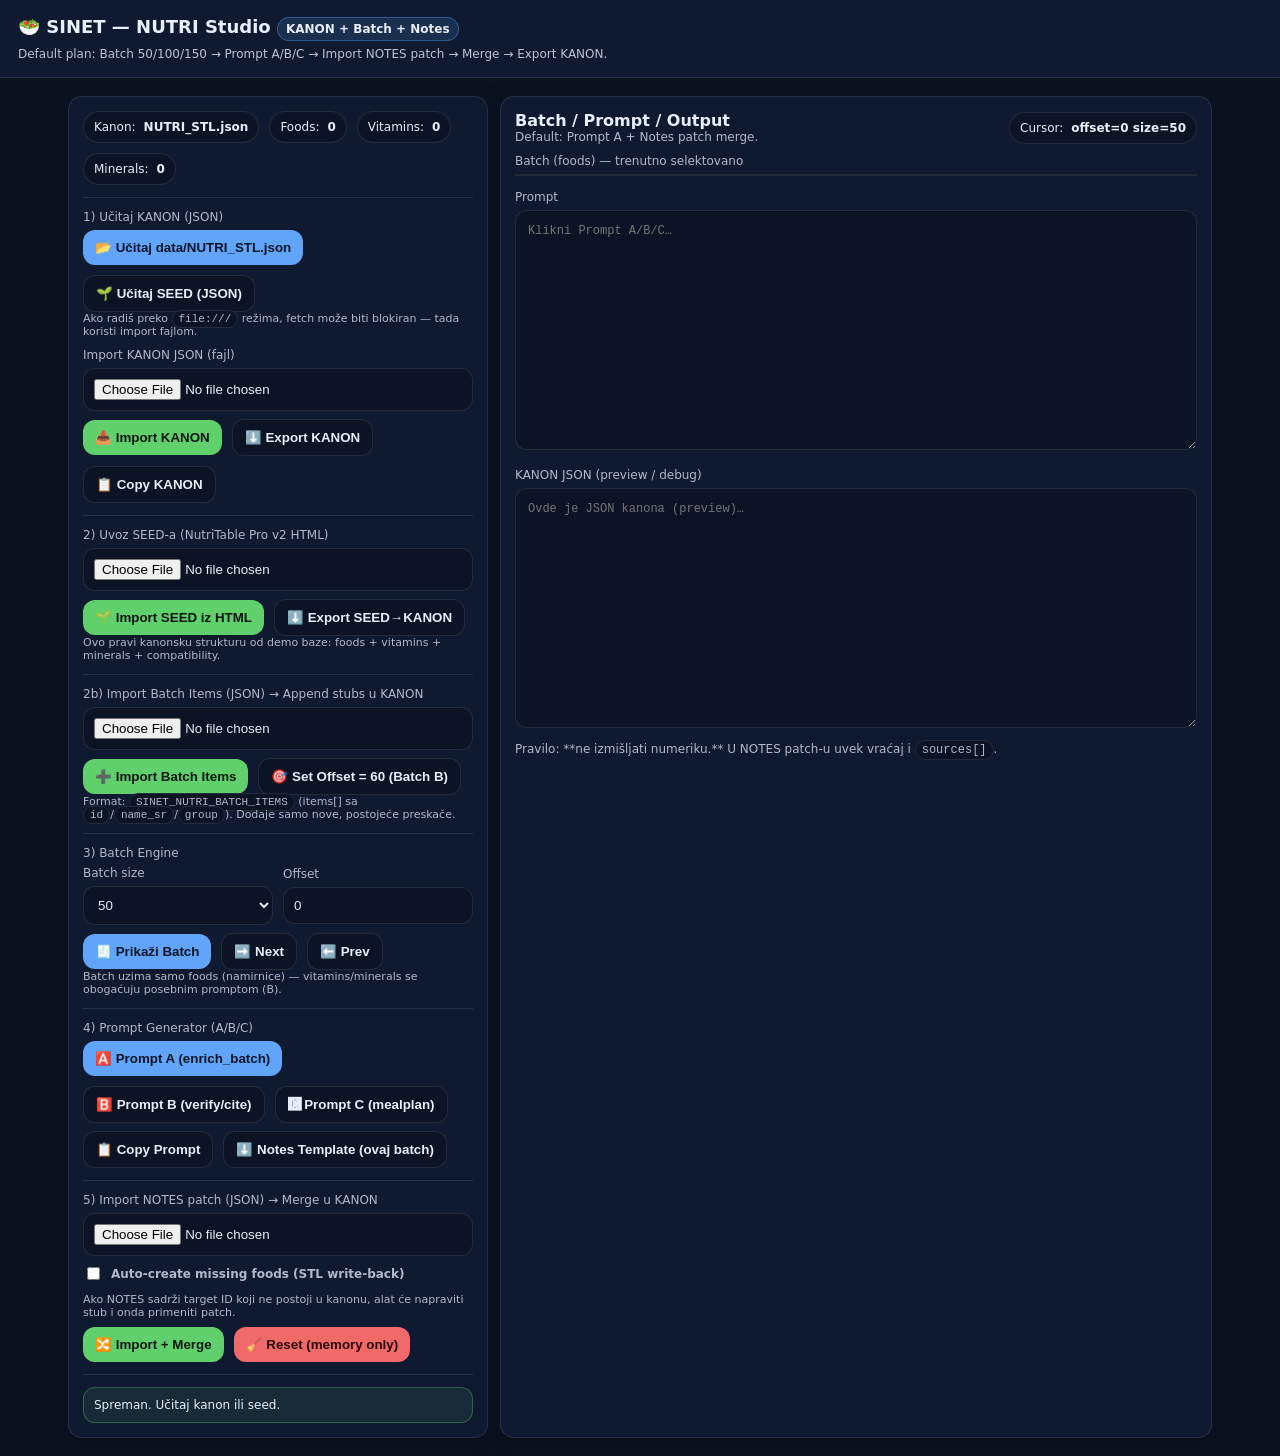
<file: sinet-nutri-studio_v1.html>
<!doctype html>
<!--
  ====== SINET PROJECT INFO ======
  Project: SINET Admin Tools — NUTRI Studio
  File: sinet-nutri-studio_v1.html
  Version: 1.1.0 (Default Plan: Batch engine + Prompt A/B/C + Notes merge)
  Author: miuchins (Svetozar Miuchin)
  Co-author: SINET AI (GPT Co-author / Engineering Partner)
  Concept: SINET — Sinergija čoveka i AI za dobrobit svih

  SOURCE OF TRUTH:
    - data/NUTRI_STL.json  (KANON)
    - data/NUTRI_STL_SEED_from_NutriTablePro_v2.json (SEED/demo)

  NOTES PATCH:
    - SINET_NUTRI_NOTES_v1.0 JSON (import/merge into canon)

  ZERO-BREAK:
    - No removal of features. Offline-first, no external CDNs.
-->
<html lang="sr">
<head>
  <meta charset="utf-8" />
  <meta name="viewport" content="width=device-width,initial-scale=1" />
  <title>SINET — NUTRI Studio (KANON + Batch + Notes)</title>
  <style>
    :root{
      --bg:#0b1220; --panel:#0f1930; --panel2:#0b1325;
      --text:#e8eefc; --muted:rgba(232,238,252,.75);
      --line:rgba(255,255,255,.10);
      --ok:#5fd06b; --warn:#ffcc66; --bad:#f06a6a; --blue:#60a5fa;
    }
    *{box-sizing:border-box}
    body{margin:0;background:var(--bg);color:var(--text);font-family:system-ui,-apple-system,Segoe UI,Roboto,Ubuntu,Arial,sans-serif}
    header{padding:16px 18px;border-bottom:1px solid var(--line);background:var(--panel)}
    h1{font-size:18px;margin:0}
    .sub{opacity:.8;font-size:12px;margin-top:6px}
    main{max-width:1180px;margin:0 auto;padding:18px}
    .grid{display:grid;grid-template-columns:1fr;gap:12px}
    @media(min-width:1100px){ .grid{grid-template-columns:420px 1fr} }
    .card{background:var(--panel);border:1px solid var(--line);border-radius:14px;padding:14px;box-shadow:0 10px 30px rgba(0,0,0,.18)}
    .row{display:flex;gap:10px;flex-wrap:wrap;align-items:center}
    .btn{appearance:none;border:0;border-radius:12px;padding:10px 12px;font-weight:800;cursor:pointer}
    .btn-ok{background:var(--ok);color:#04150a}
    .btn-blue{background:var(--blue);color:#061427}
    .btn-ghost{background:var(--panel2);border:1px solid var(--line);color:var(--text)}
    .btn-bad{background:var(--bad);color:#2b0606}
    .pill{display:inline-flex;align-items:center;gap:8px;padding:8px 10px;border-radius:999px;background:var(--panel2);border:1px solid var(--line);font-size:12px}
    .pill b{font-size:12px}
    label{display:block;font-size:12px;color:var(--muted);margin:10px 0 6px}
    input[type="file"], select, input[type="number"], input[type="text"]{
      width:100%; padding:10px 10px;border-radius:12px;background:var(--panel2);
      border:1px solid var(--line); color:var(--text); outline:none;
    }
    textarea{
      width:100%; min-height:240px; padding:12px;border-radius:12px;background:var(--panel2);
      border:1px solid var(--line); color:var(--text); outline:none;
      font-family:ui-monospace,SFMono-Regular,Menlo,Monaco,Consolas,monospace;font-size:12px;line-height:1.35;
    }
    .muted{color:var(--muted);font-size:12px}
    .sep{height:1px;background:var(--line);margin:12px 0}
    .badge{display:inline-block;padding:4px 8px;border-radius:999px;background:rgba(96,165,250,.15);border:1px solid rgba(96,165,250,.35);font-size:12px}
    .box{white-space:pre-wrap;border-radius:12px;padding:10px;border:1px solid var(--line);background:var(--panel2);font-size:12px}
    .box.ok{border-color:rgba(95,208,107,.35);background:rgba(95,208,107,.10)}
    .box.warn{border-color:rgba(255,204,102,.35);background:rgba(255,204,102,.10)}
    .box.bad{border-color:rgba(240,106,106,.35);background:rgba(240,106,106,.10)}
    .small{font-size:11px}
    code.inline{background:var(--panel2);border:1px solid var(--line);padding:2px 6px;border-radius:10px}
    .list{max-height:320px;overflow:auto;border-radius:12px;border:1px solid var(--line);background:var(--panel2)}
    .item{padding:10px;border-bottom:1px solid var(--line)}
    .item:last-child{border-bottom:0}
    .item b{display:block}
    .k{opacity:.8;font-size:11px}
  </style>
</head>
<body>
<header>
  <h1>🥗 SINET — NUTRI Studio <span class="badge">KANON + Batch + Notes</span></h1>
  <div class="sub">Default plan: Batch 50/100/150 → Prompt A/B/C → Import NOTES patch → Merge → Export KANON.</div>
</header>

<main class="grid">
  <!-- LEFT: Controls -->
  <section class="card">
    <div class="row">
      <span class="pill">Kanon: <b id="canonName">NUTRI_STL.json</b></span>
      <span class="pill">Foods: <b id="foodsCount">0</b></span>
      <span class="pill">Vitamins: <b id="vitsCount">0</b></span>
      <span class="pill">Minerals: <b id="minsCount">0</b></span>
    </div>

    <div class="sep"></div>

    <label>1) Učitaj KANON (JSON)</label>
    <div class="row">
      <button class="btn btn-blue" onclick="loadDefaultCanon()">📂 Učitaj data/NUTRI_STL.json</button>
      <button class="btn btn-ghost" onclick="loadDefaultSeed()">🌱 Učitaj SEED (JSON)</button>
    </div>
    <div class="muted small">Ako radiš preko <code class="inline">file:///</code> režima, fetch može biti blokiran — tada koristi import fajlom.</div>

    <label>Import KANON JSON (fajl)</label>
    <input type="file" id="canonFile" accept="application/json,.json" />
    <div class="row" style="margin-top:8px">
      <button class="btn btn-ok" onclick="importCanonFile()">📥 Import KANON</button>
      <button class="btn btn-ghost" onclick="exportCanon()">⬇️ Export KANON</button>
      <button class="btn btn-ghost" onclick="copyCanon()">📋 Copy KANON</button>
    </div>

    <div class="sep"></div>

    <label>2) Uvoz SEED-a (NutriTable Pro v2 HTML)</label>
    <input type="file" id="seedHtmlFile" accept="text/html,.html" />
    <div class="row" style="margin-top:8px">
      <button class="btn btn-ok" onclick="importSeedHtml()">🌱 Import SEED iz HTML</button>
      <button class="btn btn-ghost" onclick="exportSeedAsCanon()">⬇️ Export SEED→KANON</button>
    </div>
    <div class="muted small">Ovo pravi kanonsku strukturu od demo baze: foods + vitamins + minerals + compatibility.</div>

    <div class="sep"></div>

    <label>2b) Import Batch Items (JSON) → Append stubs u KANON</label>
    <input type="file" id="batchItemsFile" accept="application/json,.json" />
    <div class="row" style="margin-top:8px">
      <button class="btn btn-ok" onclick="importBatchItems()">➕ Import Batch Items</button>
      <button class="btn btn-ghost" onclick="setOffsetToBatchB()">🎯 Set Offset = 60 (Batch B)</button>
    </div>
    <div class="muted small">Format: <code class="inline">SINET_NUTRI_BATCH_ITEMS</code> (items[] sa <code class="inline">id</code>/<code class="inline">name_sr</code>/<code class="inline">group</code>). Dodaje samo nove, postojeće preskače.</div>

    <div class="sep"></div>

    <label>3) Batch Engine</label>
    <div class="row">
      <div style="flex:1;min-width:150px">
        <label style="margin-top:0">Batch size</label>
        <select id="batchSize" onchange="setBatchSize()">
          <option value="50">50</option>
          <option value="100">100</option>
          <option value="150">150</option>
        </select>
      </div>
      <div style="flex:1;min-width:150px">
        <label style="margin-top:0">Offset</label>
        <input type="number" id="batchOffset" min="0" value="0" onchange="setBatchOffset()" />
      </div>
    </div>
    <div class="row" style="margin-top:8px">
      <button class="btn btn-blue" onclick="buildBatch()">🧾 Prikaži Batch</button>
      <button class="btn btn-ghost" onclick="nextBatch()">➡️ Next</button>
      <button class="btn btn-ghost" onclick="prevBatch()">⬅️ Prev</button>
    </div>
    <div class="muted small">Batch uzima samo foods (namirnice) — vitamins/minerals se obogaćuju posebnim promptom (B).</div>

    <div class="sep"></div>

    <label>4) Prompt Generator (A/B/C)</label>
    <div class="row">
      <button class="btn btn-blue" onclick="generatePrompt('A')">🅰️ Prompt A (enrich_batch)</button>
      <button class="btn btn-ghost" onclick="generatePrompt('B')">🅱️ Prompt B (verify/cite)</button>
      <button class="btn btn-ghost" onclick="generatePrompt('C')">🅲 Prompt C (mealplan)</button>
    </div>
    <div class="row" style="margin-top:8px">
      <button class="btn btn-ghost" onclick="copyPrompt()">📋 Copy Prompt</button>
      <button class="btn btn-ghost" onclick="downloadNotesTemplate()">⬇️ Notes Template (ovaj batch)</button>
    </div>

    <div class="sep"></div>

    <label>5) Import NOTES patch (JSON) → Merge u KANON</label>
    <input type="file" id="notesFile" accept="application/json,.json" />
    
    <div class="row" style="margin-top:8px; align-items:center; gap:10px">
      <label class="muted" style="display:flex; align-items:center; gap:8px; margin:0">
        <input type="checkbox" id="autoCreateMissing" />
        <b>Auto-create missing foods (STL write-back)</b>
      </label>
      <div class="muted small">Ako NOTES sadrži target ID koji ne postoji u kanonu, alat će napraviti stub i onda primeniti patch.</div>
    </div>
<div class="row" style="margin-top:8px">
      <button class="btn btn-ok" onclick="importNotesAndMerge()">🔀 Import + Merge</button>
      <button class="btn btn-bad" onclick="resetState()">🧹 Reset (memory only)</button>
    </div>

    <div class="sep"></div>

    <div id="status" class="box ok">Spreman. Učitaj kanon ili seed.</div>
  </section>

  <!-- RIGHT: Output / Batch / Prompt -->
  <section class="card">
    <div class="row" style="justify-content:space-between">
      <div>
        <b>Batch / Prompt / Output</b>
        <div class="muted">Default: Prompt A + Notes patch merge.</div>
      </div>
      <div class="pill">Cursor: <b id="cursorView">offset=0 size=50</b></div>
    </div>

    <label>Batch (foods) — trenutno selektovano</label>
    <div id="batchList" class="list"></div>

    <label style="margin-top:14px">Prompt</label>
    <textarea id="promptBox" placeholder="Klikni Prompt A/B/C…"></textarea>

    <label style="margin-top:14px">KANON JSON (preview / debug)</label>
    <textarea id="canonBox" placeholder="Ovde je JSON kanona (preview)…"></textarea>

    <div class="muted" style="margin-top:10px">
      Pravilo: **ne izmišljati numeriku.** U NOTES patch-u uvek vraćaj i <code class="inline">sources[]</code>.
    </div>
  </section>
</main>

<script>
/* =========================
   SINET NUTRI STUDIO CORE
   ========================= */

let canon = null;          // current canonical object
let seedCanon = null;      // last imported seed converted to canon
let currentBatch = [];     // current foods slice
let batchSize = 50;
let batchOffset = 0;
let lastPrompt = "";

/* ---------- utils ---------- */
function nowISO(){ return new Date().toISOString(); }
function isObj(v){ return v && typeof v === "object" && !Array.isArray(v); }
function asText(v){ if(v===null||v===undefined) return ""; return (typeof v==="string") ? v.trim() : String(v).trim(); }
function slug(s){
  return asText(s).toLowerCase()
    .replace(/[đÐ]/g,"d").replace(/[čćČĆ]/g,"c").replace(/[šŠ]/g,"s").replace(/[žŽ]/g,"z")
    .replace(/[^a-z0-9]+/g,"-").replace(/-+/g,"-").replace(/^-|-$/g,"");
}
function uniq(arr){
  const out=[]; const seen=new Set();
  (arr||[]).forEach(x=>{ const k=asText(x); if(!k) return; if(seen.has(k)) return; seen.add(k); out.push(k); });
  return out;
}
function deepMerge(target, patch){
  // objects: recursive, arrays: union unique strings if string[], else replace
  if (!isObj(target) || !isObj(patch)) return patch;

  const out = {...target};
  for (const k of Object.keys(patch)){
    const pv = patch[k];
    const tv = out[k];

    if (Array.isArray(pv)){
      if (Array.isArray(tv)){
        // if array of strings -> union
        const allStr = pv.every(x=>typeof x==="string") && tv.every(x=>typeof x==="string");
        out[k] = allStr ? uniq(tv.concat(pv)) : pv;
      } else out[k] = pv;
      continue;
    }

    if (isObj(pv) && isObj(tv)){
      out[k] = deepMerge(tv, pv);
      continue;
    }

    // primitives / null overwrite
    out[k] = pv;
  }
  return out;
}

function setStatus(msg, kind="ok"){
  const el=document.getElementById("status");
  el.className = "box " + (kind==="bad"?"bad":kind==="warn"?"warn":"ok");
  el.textContent = msg;
}

function refreshCounts(){
  const foods = canon?.foods || [];
  const vits = canon?.vitamins || [];
  const mins = canon?.minerals || [];
  document.getElementById("foodsCount").textContent = foods.length;
  document.getElementById("vitsCount").textContent = vits.length;
  document.getElementById("minsCount").textContent = mins.length;
  document.getElementById("canonBox").value = canon ? JSON.stringify(canon, null, 2) : "";
  document.getElementById("cursorView").textContent = `offset=${batchOffset} size=${batchSize}`;
}

function ensureCanonBase(obj){
  const base = {
    meta: {
      schema: "SINET_NUTRI_STL_v1.0",
      generatedAt: nowISO(),
      cursor: { batch_size: batchSize, offset: batchOffset, next_cursor: null }
    },
    foods: [],
    vitamins: [],
    minerals: [],
    compatibility: {
      food_food: [],
      vitamin_vitamin: [],
      mineral_mineral: [],
      nutrient_rules: []
    }
  };
  if (!obj) return base;
  // merge but keep schema
  const merged = deepMerge(base, obj);
  merged.meta = merged.meta || {};
  merged.meta.schema = "SINET_NUTRI_STL_v1.0";
  if (!merged.meta.cursor) merged.meta.cursor = { batch_size: batchSize, offset: batchOffset, next_cursor: null };
  merged.meta.generatedAt = nowISO();
  return merged;
}

function normalizeFoodId(id, fallbackName){
  const t=asText(id);
  if (t) return t;
  return "food." + slug(fallbackName || ("item-" + Math.random().toString(16).slice(2)));
}

function foodTitle(food){
  if (!food) return "";
  const n = food.name;
  if (isObj(n)) return asText(n.sr || n.en || "");
  return asText(food.name || food.naziv || food.title || "");
}

function renderBatch(){
  const box=document.getElementById("batchList");
  box.innerHTML = "";
  if (!canon){ box.innerHTML = `<div class="item"><b>Nema kanona.</b><div class="k">Učitaj NUTRI_STL.json ili seed.</div></div>`; return; }
  if (!currentBatch.length){ box.innerHTML = `<div class="item"><b>Batch je prazan.</b><div class="k">Klikni “Prikaži Batch”.</div></div>`; return; }

  currentBatch.forEach((f, i)=>{
    const title = foodTitle(f) || "(bez imena)";
    const group = asText(f.group || "");
    const id = asText(f.id || "");
    const needs = needsEnrichment(f);
    const k = [];
    if (needs.micros) k.push("micros");
    if (needs.macros) k.push("macros");
    if (needs.sources) k.push("sources");
    if (needs.compat) k.push("compat");
    if (needs.amino) k.push("amino");
    const missing = k.length ? ("missing: " + k.join(", ")) : "OK";

    const div = document.createElement("div");
    div.className="item";
    div.innerHTML = `<b>${(batchOffset+i+1)}. ${title}</b>
      <div class="k">id: ${id} | grupa: ${group || "—"} | ${missing}</div>`;
    box.appendChild(div);
  });
}

function needsEnrichment(food){
  // heuristics: seed has macros; micros typically missing; sources maybe seed only
  const per = isObj(food.per_100g) ? food.per_100g : (isObj(food.per_100g_protein) ? food.per_100g_protein : {});
  const macrosMissing = !isObj(food.per_100g) || (food.per_100g.fiber_g==null || food.per_100g.sugars_g==null);
  const microsMissing = !(isObj(food.micros) && Object.keys(food.micros).length);
  const sourcesMissing = !(Array.isArray(food.sources) && food.sources.length);
  const compatMissing = !(isObj(food.compatibility) && isObj(food.compatibility.foods) && (food.compatibility.foods.friends||[]).length);
  const aminoMissing = !(isObj(food.amino_per_100g_protein) && isObj(food.amino_per_100g_protein.values) && Object.keys(food.amino_per_100g_protein.values).length);
  return { macros: macrosMissing, micros: microsMissing, sources: sourcesMissing, compat: compatMissing, amino: aminoMissing };
}

/* ---------- load defaults ---------- */
async function loadDefaultCanon(){
  try{
    const res = await fetch("./data/NUTRI_STL.json?fresh=" + Date.now(), {cache:"no-store"});
    if(!res.ok) throw new Error("HTTP " + res.status);
    const obj = await res.json();
    canon = ensureCanonBase(obj);
    setStatus("✅ Učitan kanon iz data/NUTRI_STL.json", "ok");
    buildBatch();
  }catch(e){
    setStatus("⚠️ Ne mogu da učitam data/NUTRI_STL.json. Pokreni preko http.server ili koristi Import fajlom.\n" + e, "warn");
  }
  refreshCounts();
}

async function loadDefaultSeed(){
  try{
    const res = await fetch("./data/NUTRI_STL_SEED_from_NutriTablePro_v2.json?fresh=" + Date.now(), {cache:"no-store"});
    if(!res.ok) throw new Error("HTTP " + res.status);
    const obj = await res.json();
    seedCanon = ensureCanonBase(obj);
    canon = seedCanon;
    setStatus("✅ Učitan SEED (JSON) i postavljen kao aktivan kanon (staging). Exportuj kao NUTRI_STL.json.", "ok");
    buildBatch();
  }catch(e){
    setStatus("⚠️ Ne mogu da učitam seed JSON. Koristi Import SEED HTML ili import fajlom.\n" + e, "warn");
  }
  refreshCounts();
}

/* ---------- import canon ---------- */
async function importCanonFile(){
  const f=document.getElementById("canonFile").files?.[0];
  if(!f){ setStatus("Izaberi KANON JSON fajl.", "warn"); return; }
  try{
    const txt = await f.text();
    const obj = JSON.parse(txt);
    canon = ensureCanonBase(obj);
    setStatus(`✅ Importovan KANON: ${f.name}`, "ok");
    buildBatch();
  }catch(e){
    setStatus("❌ Ne mogu da importujem KANON JSON.\n" + e, "bad");
  }
  refreshCounts();
}

/* ---------- seed HTML parse ---------- */
async function importSeedHtml(){
  const f=document.getElementById("seedHtmlFile").files?.[0];
  if(!f){ setStatus("Izaberi NutriTable Pro HTML fajl.", "warn"); return; }
  try{
    const html = await f.text();

    const foods = extractJSArray(html, "foods");
    const vits  = extractJSArray(html, "vitamins");
    const mins  = extractJSArray(html, "minerals");

    const seedObj = seedToCanon(foods, vits, mins);
    seedCanon = seedObj;
    canon = seedObj;

    setStatus(`✅ SEED import uspešan (${foods.length} foods). Sada Exportuj KANON kao data/NUTRI_STL.json.`, "ok");
    buildBatch();
  }catch(e){
    setStatus("❌ Ne mogu da importujem SEED HTML.\n" + e, "bad");
  }
  refreshCounts();
}

function extractJSArray(html, varName){
  // finds: const varName = [ ... ];
  const re = new RegExp("const\\s+" + varName + "\\s*=\\s*\\[", "i");
  const m = re.exec(html);
  if(!m) throw new Error("Ne nalazim 'const " + varName + " = [' u HTML-u.");
  const start = m.index + m[0].length - 1; // position at '['
  // find matching bracket for array
  let i = start, depth = 0;
  for(; i<html.length; i++){
    const ch = html[i];
    if (ch === '[') depth++;
    else if (ch === ']') {
      depth--;
      if (depth === 0) { i++; break; }
    }
  }
  const arrText = html.slice(start, i); // includes [ ... ]
  // Evaluate as JS (local, trusted seed)
  const fn = new Function("return " + arrText + ";");
  const arr = fn();
  if(!Array.isArray(arr)) throw new Error(varName + " nije niz.");
  return arr;
}

function seedToCanon(foods, vitamins, minerals){
  const out = ensureCanonBase(null);
  out.meta.seed = { type:"NutriTable Pro v2", importedAt: nowISO() };

  // foods
  out.foods = (foods||[]).map((f)=>{
    const name = asText(f.name || "");
    const id = "seed.food." + asText(f.id || slug(name));
    return {
      id,
      uid: null,
      status: "active",
      name: { sr: name, en: "" },
      group: asText(f.group || ""),
      per_100g: {
        kcal: numOrNull(f.kcal),
        kJ: (numOrNull(f.kcal)!=null ? Math.round(numOrNull(f.kcal)*4.184) : null),
        fat_g: numOrNull(f.fat),
        sat_fat_g: null,
        carb_g: numOrNull(f.carb),
        sugars_g: null,
        protein_g: numOrNull(f.prot),
        salt_g: null,
        fiber_g: null,
        starch_g: null
      },
      gi: numOrNull(f.gi),
      gl: null,
      amino_per_100g_protein: {
        unit: "g/100g_protein",
        values: isObj(f.amino) ? f.amino : {}
      },
      indicators: { color: asText(f.ind || ""), reason: asText(f.tip || ""), ruleset:"seed" },
      compatibility: { foods: { friends: Array.isArray(f.comp)? f.comp : [], enemies: [] } },
      tags: [],
      sources: [{ type:"seed", title:"NutriTable Pro v2 demo", url:"", note:"demo" }]
    };
  });

  // vitamins
  out.vitamins = (vitamins||[]).map((v)=>{
    const nm = asText(v.name || "");
    const id = "seed.vit." + slug(nm);
    return {
      id,
      status:"active",
      name: nm,
      rda: asText(v.rda || ""),
      sources_text: asText(v.src || ""),
      compatibility: {
        friends: Array.isArray(v.friend)? v.friend : [],
        enemies: Array.isArray(v.enemy)? v.enemy : []
      },
      indicators: { color: asText(v.ind || ""), reason:"", ruleset:"seed" },
      sources: [{ type:"seed", title:"NutriTable Pro v2 demo", url:"", note:"demo" }]
    };
  });

  // minerals
  out.minerals = (minerals||[]).map((m)=>{
    const nm = asText(m.name || "");
    const id = "seed.min." + slug(nm);
    return {
      id,
      status:"active",
      name: nm,
      rda: asText(m.rda || ""),
      sources_text: asText(m.src || ""),
      compatibility: {
        friends: Array.isArray(m.friend)? m.friend : [],
        enemies: Array.isArray(m.enemy)? m.enemy : []
      },
      indicators: { color: asText(m.ind || ""), reason:"", ruleset:"seed" },
      sources: [{ type:"seed", title:"NutriTable Pro v2 demo", url:"", note:"demo" }]
    };
  });

  // compatibility library (empty arrays by default)
  out.compatibility.food_food = [];
  out.compatibility.vitamin_vitamin = [];
  out.compatibility.mineral_mineral = [];
  out.compatibility.nutrient_rules = [];

  return out;
}

function numOrNull(x){
  const n = Number(x);
  return Number.isFinite(n) ? n : null;
}

/* ---------- batch ---------- */
function setBatchSize(){
  const v = Number(document.getElementById("batchSize").value);
  batchSize = Number.isFinite(v) ? v : 50;
  refreshCounts();
}
function setBatchOffset(){
  const v = Number(document.getElementById("batchOffset").value);
  batchOffset = Math.max(0, Number.isFinite(v)? v : 0);
  refreshCounts();
}
function buildBatch(){
  if(!canon){ currentBatch=[]; renderBatch(); refreshCounts(); return; }
  const foods = canon.foods || [];
  batchOffset = Math.max(0, Math.min(batchOffset, Math.max(0, foods.length-1)));
  document.getElementById("batchOffset").value = batchOffset;

  currentBatch = foods.slice(batchOffset, batchOffset + batchSize);
  // update cursor
  canon.meta = canon.meta || {};
  canon.meta.cursor = canon.meta.cursor || {};
  canon.meta.cursor.batch_size = batchSize;
  canon.meta.cursor.offset = batchOffset;
  canon.meta.cursor.next_cursor = (batchOffset + batchSize < foods.length) ? (batchOffset + batchSize) : null;
  canon.meta.generatedAt = nowISO();

  renderBatch();
  refreshCounts();
  setStatus(`✅ Batch spreman: ${currentBatch.length} stavki (offset=${batchOffset}, size=${batchSize}).`, "ok");
}

// Re-render batch WITHOUT overwriting current status text (used after merge)
function refreshBatch(){
  if(!canon){ currentBatch=[]; renderBatch(); refreshCounts(); return; }
  const foods = canon.foods || [];
  batchOffset = Math.max(0, Math.min(batchOffset, Math.max(0, foods.length-1)));
  document.getElementById("batchOffset").value = batchOffset;

  currentBatch = foods.slice(batchOffset, batchOffset + batchSize);

  // update cursor meta
  canon.meta = canon.meta || {};
  canon.meta.cursor = canon.meta.cursor || {};
  canon.meta.cursor.batch_size = batchSize;
  canon.meta.cursor.offset = batchOffset;
  canon.meta.cursor.next_cursor = (batchOffset + batchSize < foods.length) ? (batchOffset + batchSize) : null;

  renderBatch();
  refreshCounts();
}

function nextBatch(){
  if(!canon){ setStatus("Nema kanona.", "warn"); return; }
  const foods = canon.foods || [];
  const next = batchOffset + batchSize;
  if(next >= foods.length){ setStatus("Na kraju si liste.", "warn"); return; }
  batchOffset = next;
  document.getElementById("batchOffset").value = batchOffset;
  buildBatch();
}
function prevBatch(){
  if(!canon){ setStatus("Nema kanona.", "warn"); return; }
  batchOffset = Math.max(0, batchOffset - batchSize);
  document.getElementById("batchOffset").value = batchOffset;
  buildBatch();
}

/* ---------- prompt generator ---------- */
function generatePrompt(kind){
  if(!canon){ setStatus("Učitaj kanon prvo.", "warn"); return; }
  if(!currentBatch.length) buildBatch();

  let p = "";
  if(kind==="A"){
    p = buildPromptA();
    setStatus("✅ Prompt A generisan (enrich_batch).", "ok");
  } else if(kind==="B"){
    p = buildPromptB();
    setStatus("✅ Prompt B generisan (verify/cite).", "ok");
  } else if(kind==="C"){
    p = buildPromptC();
    setStatus("✅ Prompt C generisan (mealplan).", "ok");
  } else {
    setStatus("Nepoznat prompt.", "warn");
    return;
  }

  lastPrompt = p;
  document.getElementById("promptBox").value = p;
}

function buildPromptA(){
  const items = currentBatch.map(f=>({
    id: asText(f.id),
    name: foodTitle(f),
    group: asText(f.group||""),
    known: {
      per_100g: f.per_100g || null,
      gi: f.gi ?? null
    }
  }));

  // Keep prompt concise but explicit about output format
  return [
`SINET NUTRI — PROMPT A (enrich_batch)`,
`MODE: NOTES_PATCH_JSON`,
`BATCH: offset=${batchOffset} size=${batchSize} next_cursor=${canon?.meta?.cursor?.next_cursor}`,
``,
`Uloga: nutricionista + data-curator. Cilj: dopuniti NUTRI_STL kanon BEZ izmišljanja numerike.`,
`Pravila:`,
`1) Ako nemaš pouzdan izvor za broj (kcal/g/mg/µg), ostavi null i navedi šta treba proveriti.`,
`2) Uvek vrati 'sources[]' za svaku izmenu (FDC/USDA/EFSA/WHO ili drugi pouzdani izvori).`,
`3) Izlaz MORA biti validan JSON: schema SINET_NUTRI_NOTES_v1.0 (vidi ispod).`,
``,
`Traženo (po stavci):`,
`- Kratak opis (sr), eventualno (en)`,
`- Mikronutrijenti (vitamini/minerali) po 100g ako dostupno (inače null + napomena)`,
`- GL (ako može iz GI + carbs) ili null`,
`- Kompatibilnost: friends/enemies (hrana) + razlog`,
`- RAG indikatori: 3–7 tagova (npr. "antiinflam", "low_gi", "histamine")`,
`- Amino (ako nema): dopuni bar EAA profil po 100g proteina ili null`,
``,
`SCHEMA (output):`,
`{`,
`  "meta": {"schema":"SINET_NUTRI_NOTES_v1.0","createdAt":"${nowISO()}","batch":{"offset":${batchOffset},"size":${batchSize},"next_cursor":${canon?.meta?.cursor?.next_cursor ?? "null"}}},`,
`  "notes":[`,
`    {`,
`      "target":{"type":"food","id":"...","name":"..."},`,
`      "set":{`,
`        "description":{"sr":"","en":""},`,
`        "micros":{"vitamins":{},"minerals":{}},`,
`        "gl":null,`,
`        "compatibility":{"foods":{"friends":[],"enemies":[],"reasons":{}}},`,
`        "rag":{"tags":[],"notes":""},`,
`        "amino_per_100g_protein":{"unit":"g/100g_protein","values":{}},`,
`        "todo":[]`,
`      },`,
`      "sources":[{"type":"","title":"","url":"","note":""}]`,
`    }`,
`  ]`,
`}`,
``,
`BATCH ITEMS (ne menjaj id):`,
JSON.stringify(items, null, 2)
].join("\n");
}

function buildPromptB(){
  return [
`SINET NUTRI — PROMPT B (verify/cite)`,
`MODE: NOTES_PATCH_JSON`,
`Cilj: proveri postojeće vrednosti u kanonu (kcal, makroi, GI/GL, mikronutrijenti) i dodaj pouzdane izvore.`,
`Pravila: ne prepisuj bez izvora; ako uočiš konflikt — predloži korekciju i navedi izvor.`,
`Izlaz: SINET_NUTRI_NOTES_v1.0 JSON (notes[] sa target/set/sources).`,
``,
`BATCH: offset=${batchOffset} size=${batchSize}`,
`Kanon excerpt (foods batch):`,
JSON.stringify(currentBatch, null, 2)
].join("\n");
}

function buildPromptC(){
  return [
`SINET NUTRI — PROMPT C (mealplan)`,
`MODE: MENU_JSON`,
`Zadatak: predloži 7-dnevni jelovnik koristeći foods iz kanona. Poštuj profil (ako je dat).`,
`Izlaz JSON:`,
`{ "profile": {...}, "days":[ {"day":1,"meals":[...]} ], "shopping_list":[...] }`,
``,
`(Opcionalno) Profil unesi ovde: age, goal, allergies, macros target.`,
`Dostupne namirnice (uzorak batch):`,
JSON.stringify(currentBatch.map(f=>({id:f.id,name:foodTitle(f),group:f.group})), null, 2)
].join("\n");
}

async function copyPrompt(){
  const t = document.getElementById("promptBox").value || "";
  if(!t){ setStatus("Nema prompta za kopiranje.", "warn"); return; }
  try{ await navigator.clipboard.writeText(t); setStatus("✅ Prompt kopiran u clipboard.", "ok"); }
  catch(e){ setStatus("⚠️ Clipboard blokiran — ručno kopiraj iz polja.", "warn"); }
}

/* ---------- notes template ---------- */
function makeNotesTemplateForBatch(){
  const notes = currentBatch.map(f=>({
    target: { type:"food", id: asText(f.id), name: foodTitle(f) },
    set: {
      description: { sr:"", en:"" },
      micros: { vitamins: {}, minerals: {} },
      gl: null,
      compatibility: { foods: { friends: [], enemies: [], reasons: {} } },
      rag: { tags: [], notes: "" },
      amino_per_100g_protein: { unit:"g/100g_protein", values: {} },
      todo: []
    },
    sources: [{ type:"", title:"", url:"", note:"" }]
  }));
  return {
    meta: {
      schema: "SINET_NUTRI_NOTES_v1.0",
      createdAt: nowISO(),
      batch: { offset: batchOffset, size: batchSize, next_cursor: canon?.meta?.cursor?.next_cursor ?? null },
      note: "Template for AI enrichment. Fill only what you can cite."
    },
    notes
  };
}

function downloadNotesTemplate(){
  if(!canon){ setStatus("Učitaj kanon prvo.", "warn"); return; }
  if(!currentBatch.length) buildBatch();
  const tpl = makeNotesTemplateForBatch();
  downloadJSON(tpl, `SINET_NUTRI_NOTES_TEMPLATE_offset${batchOffset}_size${batchSize}.json`);
  setStatus("✅ Notes template preuzet.", "ok");
}


/* ---------- helpers: uid + stub ---------- */
function fnv1a(str){
  let h = 0x811c9dc5;
  for(let i=0;i<str.length;i++){
    h ^= str.charCodeAt(i);
    h = (h + ((h<<1) + (h<<4) + (h<<7) + (h<<8) + (h<<24))) >>> 0;
  }
  return ("0000000" + h.toString(16)).slice(-8);
}
function makeUIDFromId(id){
  return "nutri_" + fnv1a(String(id||""));
}
function makeFoodStub(id, name_sr, group, sourceNote){
  return {
    id: String(id||""),
    uid: makeUIDFromId(id),
    status: "active",
    name: { sr: String(name_sr||""), en: "" },
    group: String(group||""),
    per_100g: {
      kcal: null, kJ: null, fat_g: null, sat_fat_g: null, carb_g: null, sugars_g: null,
      protein_g: null, salt_g: null, fiber_g: null, starch_g: null
    },
    gi: null,
    gl: null,
    amino_per_100g_protein: null,
    indicators: { color: "grey", reason: "stub", ruleset: "stub" },
    compatibility: { foods: { friends: [], enemies: [], reasons: {} } },
    tags: [],
    sources: [
      { type: "seed_list", title: "SINET Batch / Notes write-back", url: "", note: sourceNote||"auto-created stub" }
    ],
    description: { sr: "", en: "" }
  };
}

/* ---------- import Batch Items (append stubs) ---------- */
async function importBatchItems(){
  if(!canon){ setStatus("Učitaj kanon (NUTRI_STL.json) pre Batch Items import-a.", "bad"); return; }
  const f = document.getElementById("batchItemsFile").files?.[0];
  if(!f){ setStatus("Izaberi Batch Items JSON fajl.", "bad"); return; }

  let obj;
  try{
    obj = JSON.parse(await f.text());
  }catch(e){
    setStatus("Ne mogu da parsiram Batch Items JSON.", "bad"); return;
  }
  if(!obj || !Array.isArray(obj.items)){
    setStatus("Batch Items format nije prepoznat (očekujem items[]).", "bad"); return;
  }

  const existing = new Set((canon.foods||[]).map(x=>x?.id).filter(Boolean));
  let created = 0, skipped = 0;

  for(const it of obj.items){
    const id = it?.id;
    if(!id) continue;
    if(existing.has(id)){ skipped++; continue; }

    const nm = it?.name_sr || it?.name || "";
    const grp = it?.group || "";
    canon.foods.push(makeFoodStub(id, nm, grp, "import_batch_items"));
    existing.add(id);
    created++;
  }

  // meta updates
  canon.meta = canon.meta || {};
  canon.meta.generatedAt = new Date().toISOString();
  canon.meta.cursor = canon.meta.cursor || { batch_size: 150, offset: 0, next_cursor: null };

  canon.meta.changelog = canon.meta.changelog || [];
  canon.meta.changelog.push({
    at: new Date().toISOString(),
    action: "append_batch_items",
    file: f.name,
    created,
    skipped_existing: skipped
  });

  setStatus(`✅ Batch Items import: dodato ${created}, preskočeno ${skipped} (već postoji). Ne zaboravi Export KANON.`, "ok");
  refreshBatch();
}

function setOffsetToBatchB(){
  batchOffset = 60;
  document.getElementById("batchOffset").value = String(batchOffset);
  refreshBatch();
  setStatus("🎯 Offset postavljen na 60 (Batch B start posle seed 60).", "ok");
}


/* ---------- import notes + merge ---------- */
async function importNotesAndMerge(){
  if(!canon){ setStatus("Učitaj kanon prvo.", "bad"); return; }
  const f = document.getElementById("notesFile").files?.[0];
  if(!f){ setStatus("Izaberi NOTES patch JSON.", "bad"); return; }

  let obj;
  try{ obj = JSON.parse(await f.text()); }
  catch(e){ setStatus("Ne mogu da parsiram NOTES JSON.", "bad"); return; }

  if(!isObj(obj) || !Array.isArray(obj.notes)){
    setStatus("NOTES format nije prepoznat (očekujem notes[]).", "bad"); return;
  }

  const autoCreate = !!document.getElementById("autoCreateMissing")?.checked;

  const foods = canon.foods || [];
  let updated = 0, created = 0, skipped = 0;
  const missing = [];

  for(const note of obj.notes){
    const tid = note?.target?.id;
    if(!tid){ skipped++; continue; }

    let idx = foods.findIndex(x=>x?.id===tid);

    if(idx < 0){
      if(autoCreate){
        const nm = note?.target?.name || "";
        const grp = note?.set?.group || "";
        foods.push(makeFoodStub(tid, nm, grp, "auto_create_from_notes"));
        idx = foods.length - 1;
        created++;
      }else{
        skipped++;
        missing.push({ id: tid, name: note?.target?.name||"" });
        continue;
      }
    }

    foods[idx] = deepMerge(foods[idx], note.set||{});

    // append sources (note.sources) without wiping existing
    if(Array.isArray(note.sources) && note.sources.length){
      const cur = Array.isArray(foods[idx].sources) ? foods[idx].sources.slice() : [];
      for(const s of note.sources){
        if(!s) continue;
        const key = JSON.stringify({type:s.type||"", title:s.title||"", url:s.url||""});
        const has = cur.some(x=>JSON.stringify({type:x?.type||"", title:x?.title||"", url:x?.url||""})===key);
        if(!has) cur.push(s);
      }
      foods[idx].sources = cur;
    }

    updated++;
  }

  canon.foods = foods;

  // meta
  canon.meta = canon.meta || {};
  canon.meta.generatedAt = new Date().toISOString();
  canon.meta.changelog = canon.meta.changelog || [];
  canon.meta.changelog.push({
    at: new Date().toISOString(),
    action: "merge_notes_patch",
    notes_file: f.name,
    updated,
    created_count: created,
    skipped
  });

  canon.meta.lastMerge = {
    at: new Date().toISOString(),
    file: f.name,
    updated,
    created,
    skipped,
    missing_count: missing.length,
    missing_sample: missing.slice(0, 10)
  };

  if(missing.length){
    setStatus(`⚠️ Merge: updated=${updated}, created=${created}, skipped=${skipped}. Nedostaju target ID-jevi (uzorak): ${missing.slice(0,10).map(x=>x.id).join(", ")}. Uključi Auto-create i ponovi import.`, "warn");
  }else{
    setStatus(`✅ Merge OK: updated=${updated}, created=${created}, skipped=${skipped}. Ne zaboravi Export KANON.`, "ok");
  }

  refreshBatch();
}


/* ---------- export / copy ---------- */
function exportCanon(){
  if(!canon){ setStatus("Nema kanona.", "warn"); return; }
  canon.meta.generatedAt = nowISO();
  downloadJSON(canon, "NUTRI_STL.json");
  setStatus("✅ Exportovan KANON (NUTRI_STL.json).", "ok");
}
function exportSeedAsCanon(){
  if(!seedCanon){ setStatus("Nema seed kanona u memoriji. Uvezi seed prvo.", "warn"); return; }
  seedCanon.meta.generatedAt = nowISO();
  downloadJSON(seedCanon, "NUTRI_STL_SEED_to_CANON.json");
  setStatus("✅ Exportovan SEED→KANON.", "ok");
}
async function copyCanon(){
  if(!canon){ setStatus("Nema kanona.", "warn"); return; }
  try{
    await navigator.clipboard.writeText(JSON.stringify(canon, null, 2));
    setStatus("✅ Kanon kopiran u clipboard.", "ok");
  }catch(e){
    setStatus("⚠️ Clipboard blokiran — ručno kopiraj iz preview polja.", "warn");
  }
}
function downloadJSON(obj, filename){
  const blob = new Blob([JSON.stringify(obj, null, 2)], {type:"application/json"});
  const a = document.createElement("a");
  a.href = URL.createObjectURL(blob);
  a.download = filename;
  a.click();
  URL.revokeObjectURL(a.href);
}

function resetState(){
  canon = null; seedCanon = null; currentBatch = [];
  document.getElementById("canonBox").value = "";
  document.getElementById("promptBox").value = "";
  document.getElementById("batchList").innerHTML = "";
  setStatus("Očišćeno (memory only).", "ok");
  refreshCounts();
}

window.exportSeedAsCanon = function(){
  if(!seedCanon){ setStatus("Nema seed kanona u memoriji. Uvezi seed prvo.", "warn"); return; }
  seedCanon.meta.generatedAt = nowISO();
  downloadJSON(seedCanon, "NUTRI_STL_SEED_to_CANON.json");
  setStatus("✅ Exportovan SEED→KANON.", "ok");
};

/* init defaults */
document.getElementById("batchSize").value = String(batchSize);
document.getElementById("batchOffset").value = String(batchOffset);
refreshCounts();
</script>
</body>
</html>
</file>
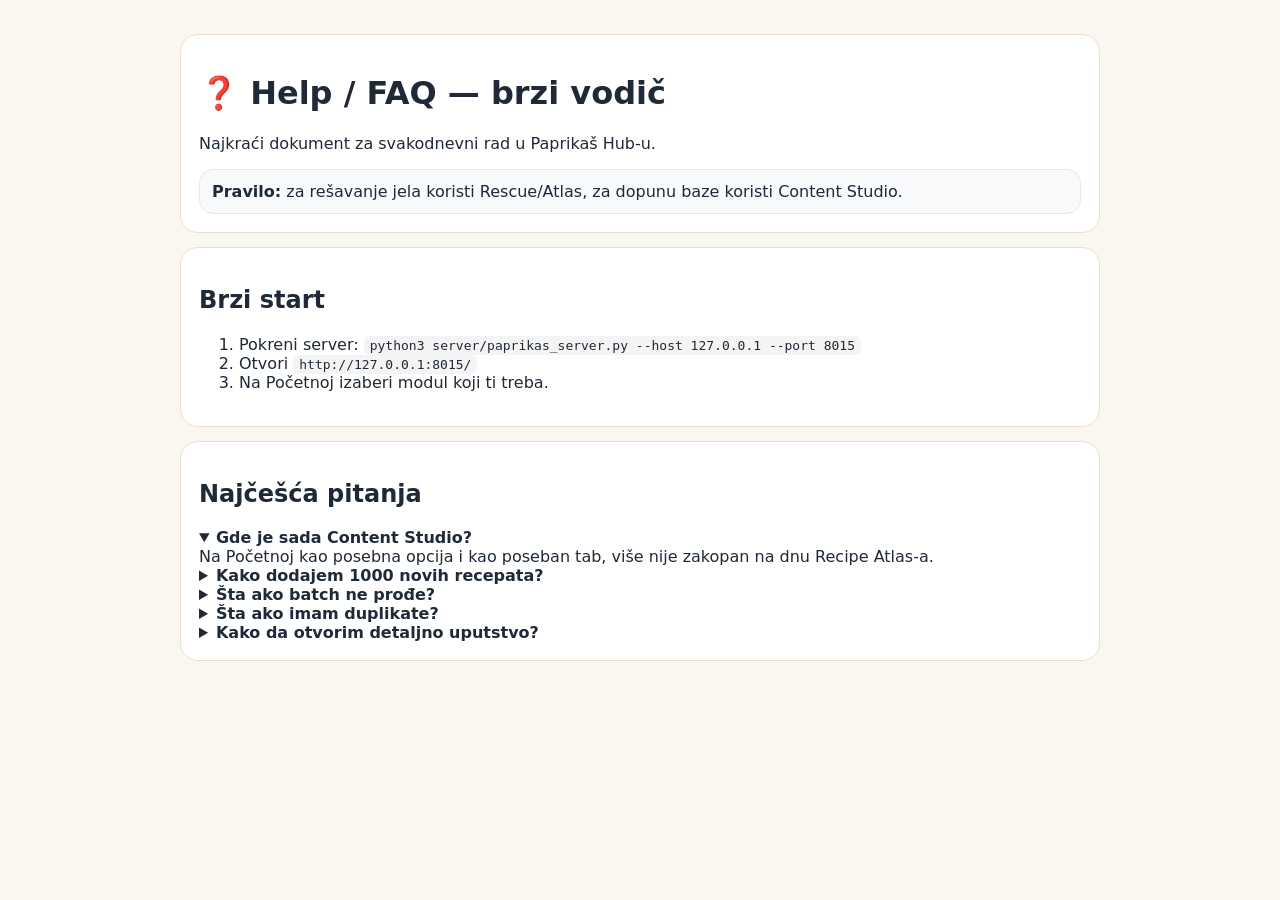
<file: docs/HELP_BRZI_VODIC.html>
<!DOCTYPE html>
<html lang="sr">
<head>
<meta charset="UTF-8" />
<meta name="viewport" content="width=device-width, initial-scale=1.0" />
<title>Paprikaš Hub — Help / FAQ v5.17.5</title>
<style>
body{font-family:system-ui,-apple-system,Segoe UI,Roboto,Arial; margin:0; background:#faf7f0; color:#1f2937;}
.wrap{max-width:920px; margin:0 auto; padding:20px;}
.card{background:#fff; border:1px solid #eadfcd; border-radius:18px; padding:18px; margin:14px 0;}
h1,h2{line-height:1.2} summary{font-weight:700; cursor:pointer}
.note{background:#f8fafc; border:1px solid #e5e7eb; border-radius:14px; padding:12px;}
code{background:#f4f4f5; padding:2px 6px; border-radius:6px;}
</style>
</head>
<body>
<div class="wrap">
  <div class="card">
    <h1>❓ Help / FAQ — brzi vodič</h1>
    <p>Najkraći dokument za svakodnevni rad u Paprikaš Hub-u.</p>
    <div class="note"><strong>Pravilo:</strong> za rešavanje jela koristi Rescue/Atlas, za dopunu baze koristi Content Studio.</div>
  </div>

  <div class="card">
    <h2>Brzi start</h2>
    <ol>
      <li>Pokreni server: <code>python3 server/paprikas_server.py --host 127.0.0.1 --port 8015</code></li>
      <li>Otvori <code>http://127.0.0.1:8015/</code></li>
      <li>Na Početnoj izaberi modul koji ti treba.</li>
    </ol>
  </div>

  <div class="card">
    <h2>Najčešća pitanja</h2>
    <details open><summary>Gde je sada Content Studio?</summary><div>Na Početnoj kao posebna opcija i kao poseban tab, više nije zakopan na dnu Recipe Atlas-a.</div></details>
    <details><summary>Kako dodajem 1000 novih recepata?</summary><div>Idi u Content Studio, radi batch 001–010, pa na kraju Auto-fix + Merge i importuj merged NDJSON u Recipe Atlas.</div></details>
    <details><summary>Šta ako batch ne prođe?</summary><div>Proveri NDJSON format, uključi Auto-fix i pogledaj <code>invalid_lines</code> report.</div></details>
    <details><summary>Šta ako imam duplikate?</summary><div>Koristi inventory titles i extract titles iz prethodnih batch-eva. Prompt mora da zna šta već postoji.</div></details>
    <details><summary>Kako da otvorim detaljno uputstvo?</summary><div>Iz menija <strong>Uputstvo & podešavanja</strong> ili direktno fajl <code>docs/KORISNICKO_UPUTSTVO_DETALJNO.html</code>.</div></details>
  </div>
</div>
</body>
</html>
</file>
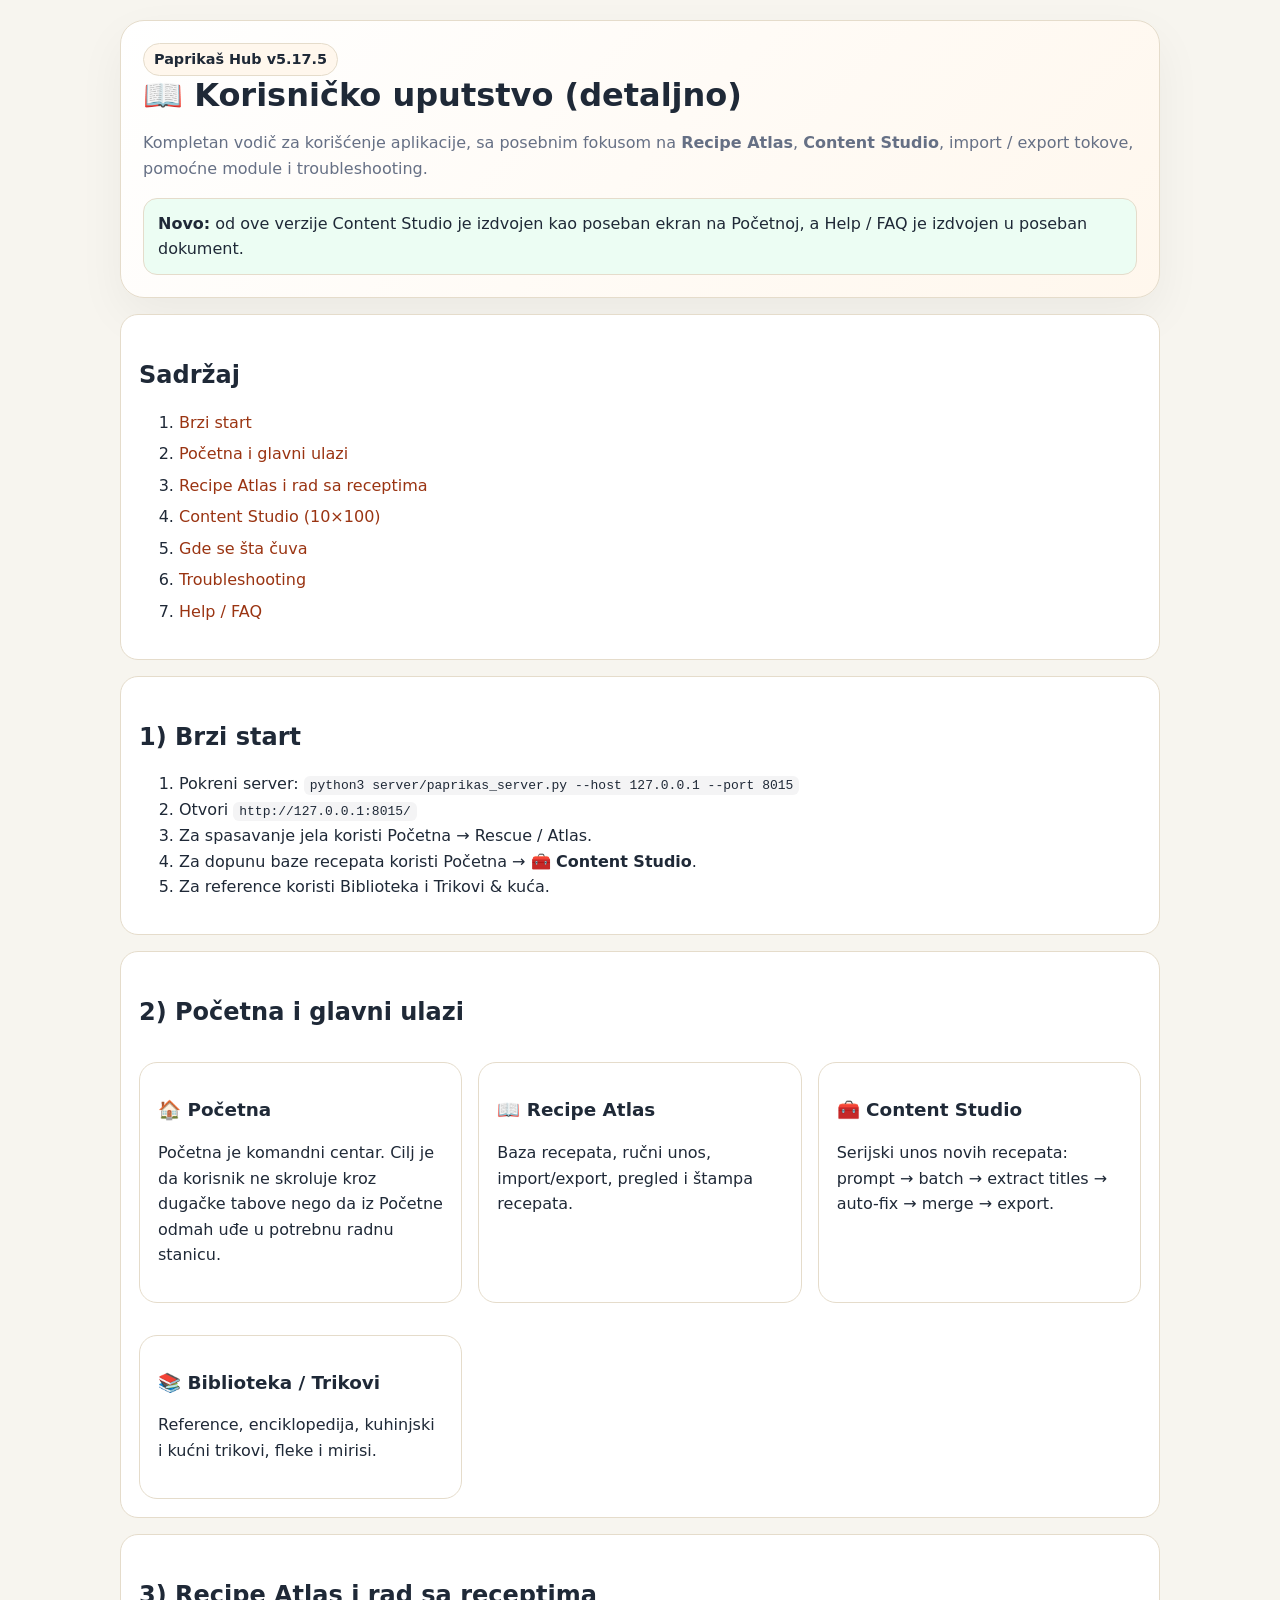
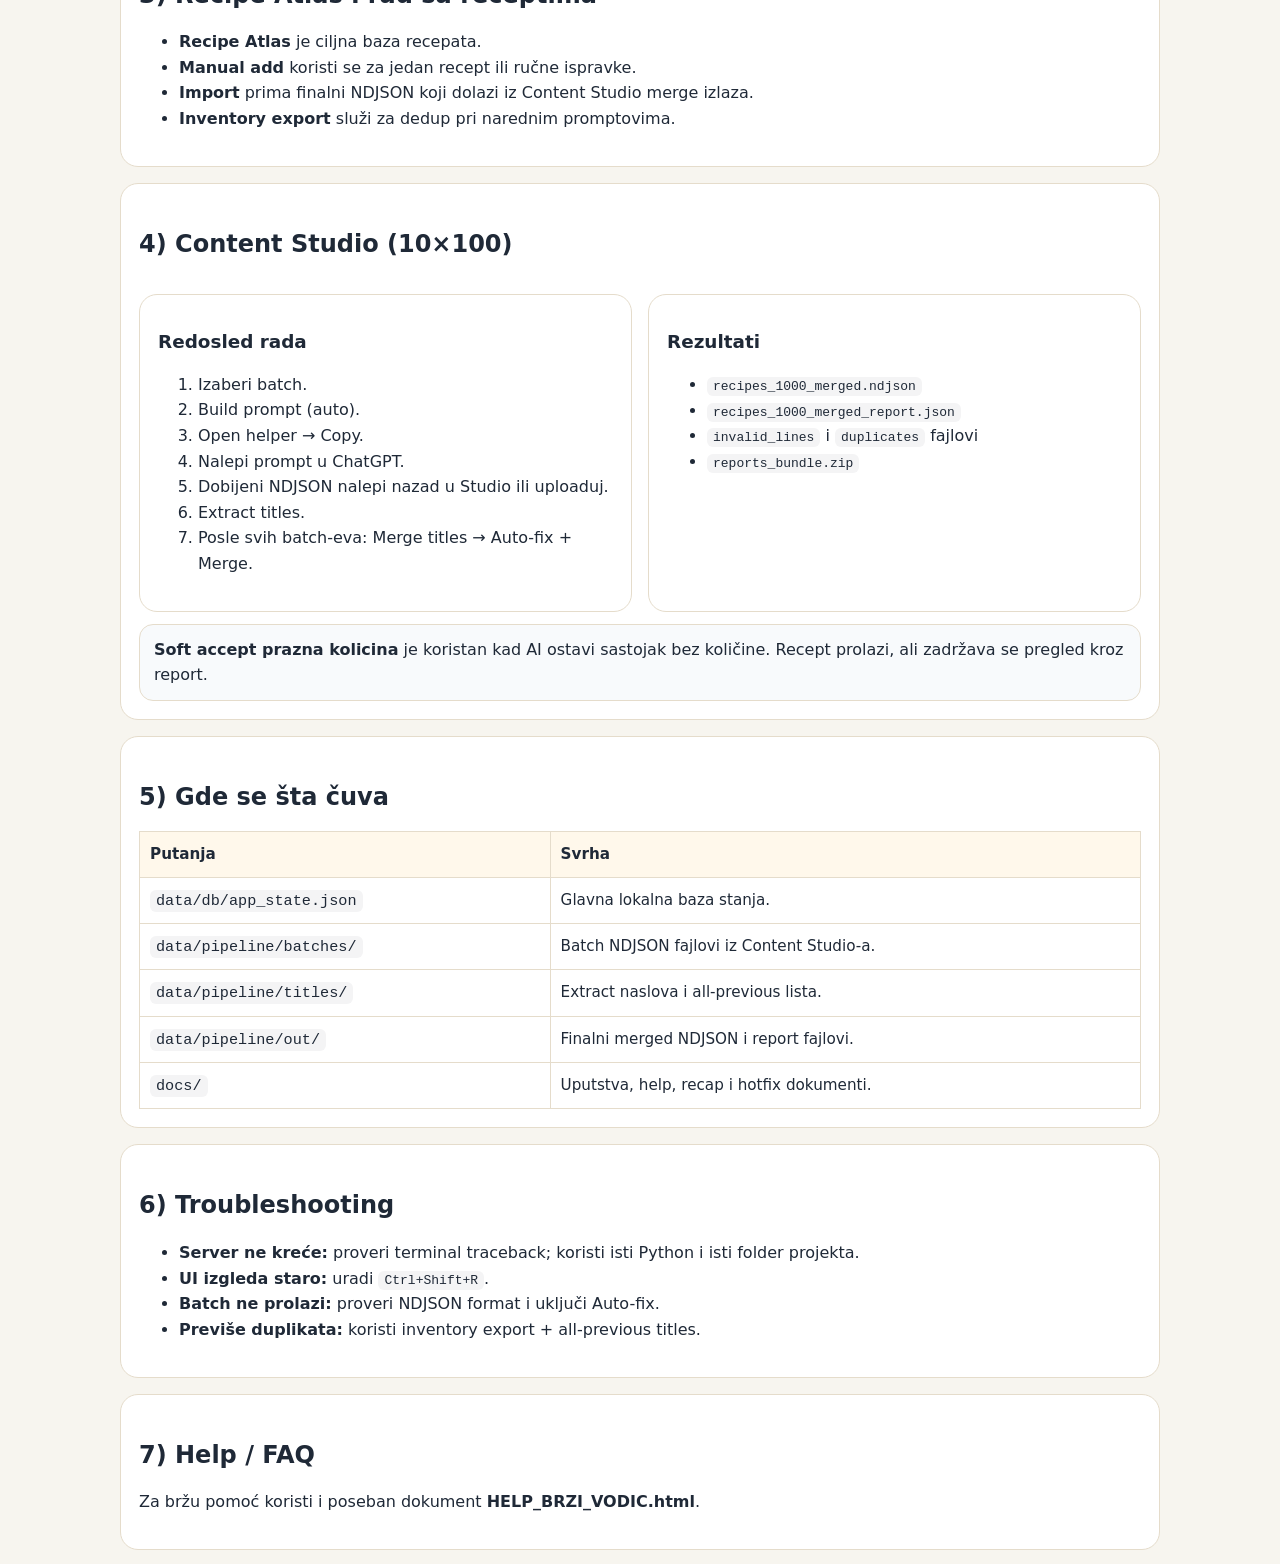
<file: docs/KORISNICKO_UPUTSTVO_DETALJNO.html>
<!DOCTYPE html>
<html lang="sr">
<head>
<meta charset="UTF-8" />
<meta name="viewport" content="width=device-width, initial-scale=1.0" />
<title>Paprikaš Hub — Korisničko uputstvo v5.17.5</title>
<style>
  :root {
    --bg:#f7f5ef; --paper:#ffffff; --ink:#1f2937; --muted:#667085; --line:#e5dccb;
    --accent:#d97706; --soft:#fff7ed; --good:#ecfdf3; --warn:#fff7ed;
  }
  * { box-sizing:border-box; }
  body { margin:0; font-family: system-ui, -apple-system, Segoe UI, Roboto, Arial, sans-serif; color:var(--ink); background:var(--bg); line-height:1.6; }
  .wrap { max-width: 1080px; margin: 0 auto; padding: 20px; }
  .hero { background: linear-gradient(135deg,#fff,#fff7ed); border:1px solid var(--line); border-radius:24px; padding:22px; box-shadow:0 18px 48px rgba(0,0,0,.05); }
  h1,h2,h3 { line-height:1.2; }
  h1 { margin:0 0 8px; font-size:2rem; }
  h2 { margin-top:28px; font-size:1.5rem; }
  h3 { margin-top:18px; font-size:1.15rem; }
  .sub { color:var(--muted); }
  .pill { display:inline-block; padding:4px 10px; border-radius:999px; background:var(--soft); border:1px solid var(--line); font-weight:700; font-size:.9rem; }
  .grid { display:grid; grid-template-columns: repeat(auto-fit,minmax(280px,1fr)); gap:16px; }
  .card { background:var(--paper); border:1px solid var(--line); border-radius:18px; padding:18px; margin-top:16px; }
  .note,.good,.warn { padding:12px 14px; border-radius:14px; border:1px solid var(--line); margin-top:12px; }
  .note { background:#f8fafc; }
  .good { background:var(--good); }
  .warn { background:var(--warn); }
  table { width:100%; border-collapse: collapse; font-size:.95rem; }
  th,td { border:1px solid var(--line); padding:10px; vertical-align:top; text-align:left; }
  th { background:#fff8eb; }
  .toc a { text-decoration:none; color:#9a3412; }
  .toc li { margin:6px 0; }
  code { background:#f4f4f5; padding:2px 6px; border-radius:6px; }
  @media print {
    body { background:white; }
    .hero, .card { box-shadow:none; }
  }
</style>
</head>
<body>
<div class="wrap">
  <div class="hero">
    <div class="pill">Paprikaš Hub v5.17.5</div>
    <h1>📖 Korisničko uputstvo (detaljno)</h1>
    <p class="sub">Kompletan vodič za korišćenje aplikacije, sa posebnim fokusom na <strong>Recipe Atlas</strong>, <strong>Content Studio</strong>, import / export tokove, pomoćne module i troubleshooting.</p>
    <div class="good"><strong>Novo:</strong> od ove verzije Content Studio je izdvojen kao poseban ekran na Početnoj, a Help / FAQ je izdvojen u poseban dokument.</div>
  </div>

  <div class="card toc">
    <h2>Sadržaj</h2>
    <ol>
      <li><a href="#start">Brzi start</a></li>
      <li><a href="#home">Početna i glavni ulazi</a></li>
      <li><a href="#atlas">Recipe Atlas i rad sa receptima</a></li>
      <li><a href="#studio">Content Studio (10×100)</a></li>
      <li><a href="#storage">Gde se šta čuva</a></li>
      <li><a href="#troubleshooting">Troubleshooting</a></li>
      <li><a href="#faq">Help / FAQ</a></li>
    </ol>
  </div>

  <div class="card" id="start">
    <h2>1) Brzi start</h2>
    <ol>
      <li>Pokreni server: <code>python3 server/paprikas_server.py --host 127.0.0.1 --port 8015</code></li>
      <li>Otvori <code>http://127.0.0.1:8015/</code></li>
      <li>Za spasavanje jela koristi Početna → Rescue / Atlas.</li>
      <li>Za dopunu baze recepata koristi Početna → <strong>🧰 Content Studio</strong>.</li>
      <li>Za reference koristi Biblioteka i Trikovi & kuća.</li>
    </ol>
  </div>

  <div class="card" id="home">
    <h2>2) Početna i glavni ulazi</h2>
    <div class="grid">
      <div class="card">
        <h3>🏠 Početna</h3>
        <p>Početna je komandni centar. Cilj je da korisnik ne skroluje kroz dugačke tabove nego da iz Početne odmah uđe u potrebnu radnu stanicu.</p>
      </div>
      <div class="card">
        <h3>📖 Recipe Atlas</h3>
        <p>Baza recepata, ručni unos, import/export, pregled i štampa recepata.</p>
      </div>
      <div class="card">
        <h3>🧰 Content Studio</h3>
        <p>Serijski unos novih recepata: prompt → batch → extract titles → auto-fix → merge → export.</p>
      </div>
      <div class="card">
        <h3>📚 Biblioteka / Trikovi</h3>
        <p>Reference, enciklopedija, kuhinjski i kućni trikovi, fleke i mirisi.</p>
      </div>
    </div>
  </div>

  <div class="card" id="atlas">
    <h2>3) Recipe Atlas i rad sa receptima</h2>
    <ul>
      <li><strong>Recipe Atlas</strong> je ciljna baza recepata.</li>
      <li><strong>Manual add</strong> koristi se za jedan recept ili ručne ispravke.</li>
      <li><strong>Import</strong> prima finalni NDJSON koji dolazi iz Content Studio merge izlaza.</li>
      <li><strong>Inventory export</strong> služi za dedup pri narednim promptovima.</li>
    </ul>
  </div>

  <div class="card" id="studio">
    <h2>4) Content Studio (10×100)</h2>
    <div class="grid">
      <div class="card">
        <h3>Redosled rada</h3>
        <ol>
          <li>Izaberi batch.</li>
          <li>Build prompt (auto).</li>
          <li>Open helper → Copy.</li>
          <li>Nalepi prompt u ChatGPT.</li>
          <li>Dobijeni NDJSON nalepi nazad u Studio ili uploaduj.</li>
          <li>Extract titles.</li>
          <li>Posle svih batch-eva: Merge titles → Auto-fix + Merge.</li>
        </ol>
      </div>
      <div class="card">
        <h3>Rezultati</h3>
        <ul>
          <li><code>recipes_1000_merged.ndjson</code></li>
          <li><code>recipes_1000_merged_report.json</code></li>
          <li><code>invalid_lines</code> i <code>duplicates</code> fajlovi</li>
          <li><code>reports_bundle.zip</code></li>
        </ul>
      </div>
    </div>
    <div class="note"><strong>Soft accept prazna kolicina</strong> je koristan kad AI ostavi sastojak bez količine. Recept prolazi, ali zadržava se pregled kroz report.</div>
  </div>

  <div class="card" id="storage">
    <h2>5) Gde se šta čuva</h2>
    <table>
      <thead><tr><th>Putanja</th><th>Svrha</th></tr></thead>
      <tbody>
        <tr><td><code>data/db/app_state.json</code></td><td>Glavna lokalna baza stanja.</td></tr>
        <tr><td><code>data/pipeline/batches/</code></td><td>Batch NDJSON fajlovi iz Content Studio-a.</td></tr>
        <tr><td><code>data/pipeline/titles/</code></td><td>Extract naslova i all-previous lista.</td></tr>
        <tr><td><code>data/pipeline/out/</code></td><td>Finalni merged NDJSON i report fajlovi.</td></tr>
        <tr><td><code>docs/</code></td><td>Uputstva, help, recap i hotfix dokumenti.</td></tr>
      </tbody>
    </table>
  </div>

  <div class="card" id="troubleshooting">
    <h2>6) Troubleshooting</h2>
    <ul>
      <li><strong>Server ne kreće:</strong> proveri terminal traceback; koristi isti Python i isti folder projekta.</li>
      <li><strong>UI izgleda staro:</strong> uradi <code>Ctrl+Shift+R</code>.</li>
      <li><strong>Batch ne prolazi:</strong> proveri NDJSON format i uključi Auto-fix.</li>
      <li><strong>Previše duplikata:</strong> koristi inventory export + all-previous titles.</li>
    </ul>
  </div>

  <div class="card" id="faq">
    <h2>7) Help / FAQ</h2>
    <p>Za bržu pomoć koristi i poseban dokument <strong>HELP_BRZI_VODIC.html</strong>.</p>
  </div>
</div>
</body>
</html>
</file>
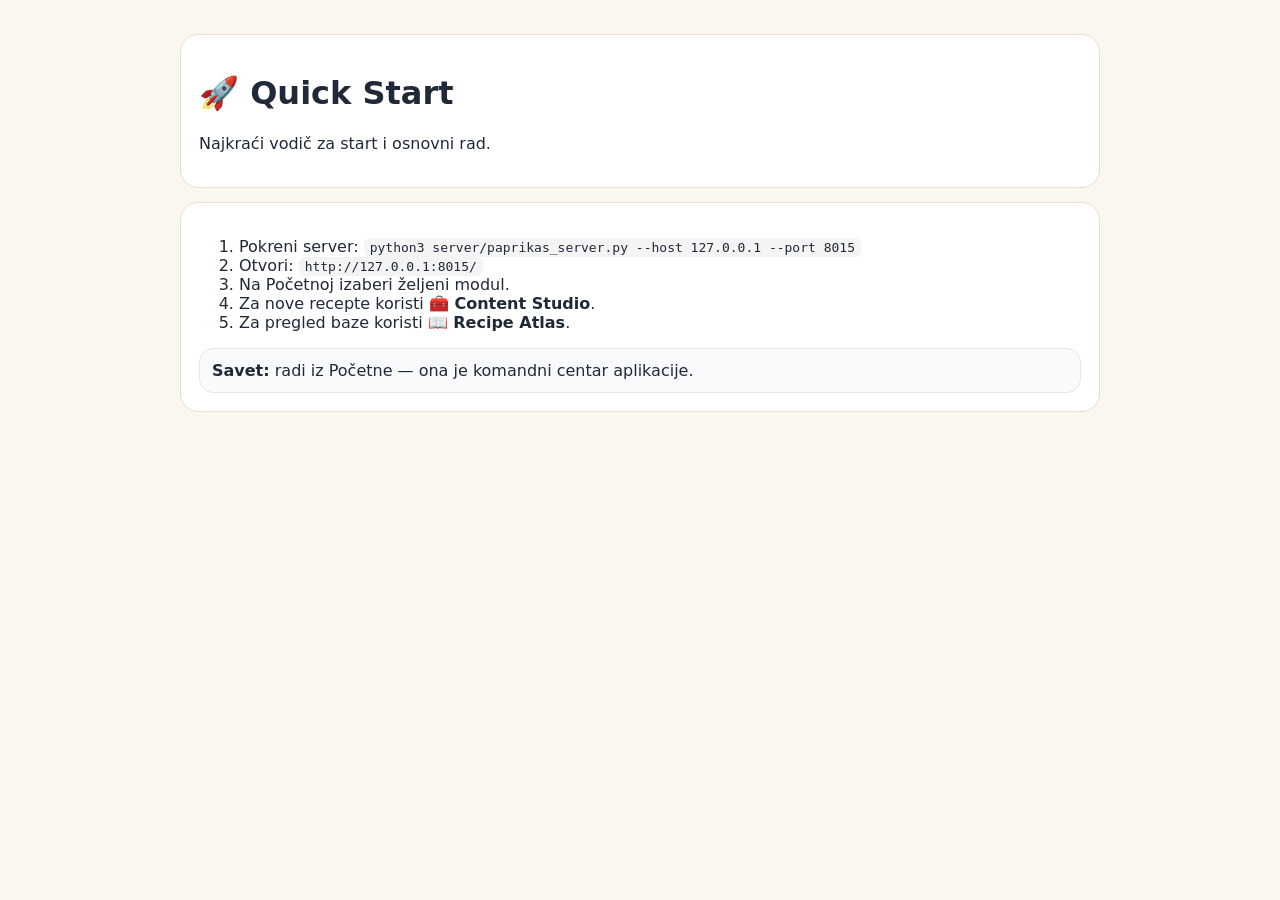
<file: docs/QUICK_START.html>
<!DOCTYPE html>
<html lang="sr"><head>
<meta charset="UTF-8"/><meta name="viewport" content="width=device-width, initial-scale=1.0"/>
<title>Paprikaš Hub — Quick Start v5.17.7</title>
<style>
body{font-family:system-ui,-apple-system,Segoe UI,Roboto,Arial; background:#faf7f0; color:#1f2937; margin:0}
.wrap{max-width:920px; margin:0 auto; padding:20px}
.card{background:#fff; border:1px solid #eadfcd; border-radius:18px; padding:18px; margin:14px 0}
code{background:#f4f4f5; padding:2px 6px; border-radius:6px}
.note{background:#f8fafc; border:1px solid #e5e7eb; border-radius:14px; padding:12px}
</style></head><body><div class="wrap">
<div class="card"><h1>🚀 Quick Start</h1><p>Najkraći vodič za start i osnovni rad.</p></div>
<div class="card">
<ol>
<li>Pokreni server: <code>python3 server/paprikas_server.py --host 127.0.0.1 --port 8015</code></li>
<li>Otvori: <code>http://127.0.0.1:8015/</code></li>
<li>Na Početnoj izaberi željeni modul.</li>
<li>Za nove recepte koristi <strong>🧰 Content Studio</strong>.</li>
<li>Za pregled baze koristi <strong>📖 Recipe Atlas</strong>.</li>
</ol>
<div class="note"><strong>Savet:</strong> radi iz Početne — ona je komandni centar aplikacije.</div>
</div>
</div></body></html>
</file>
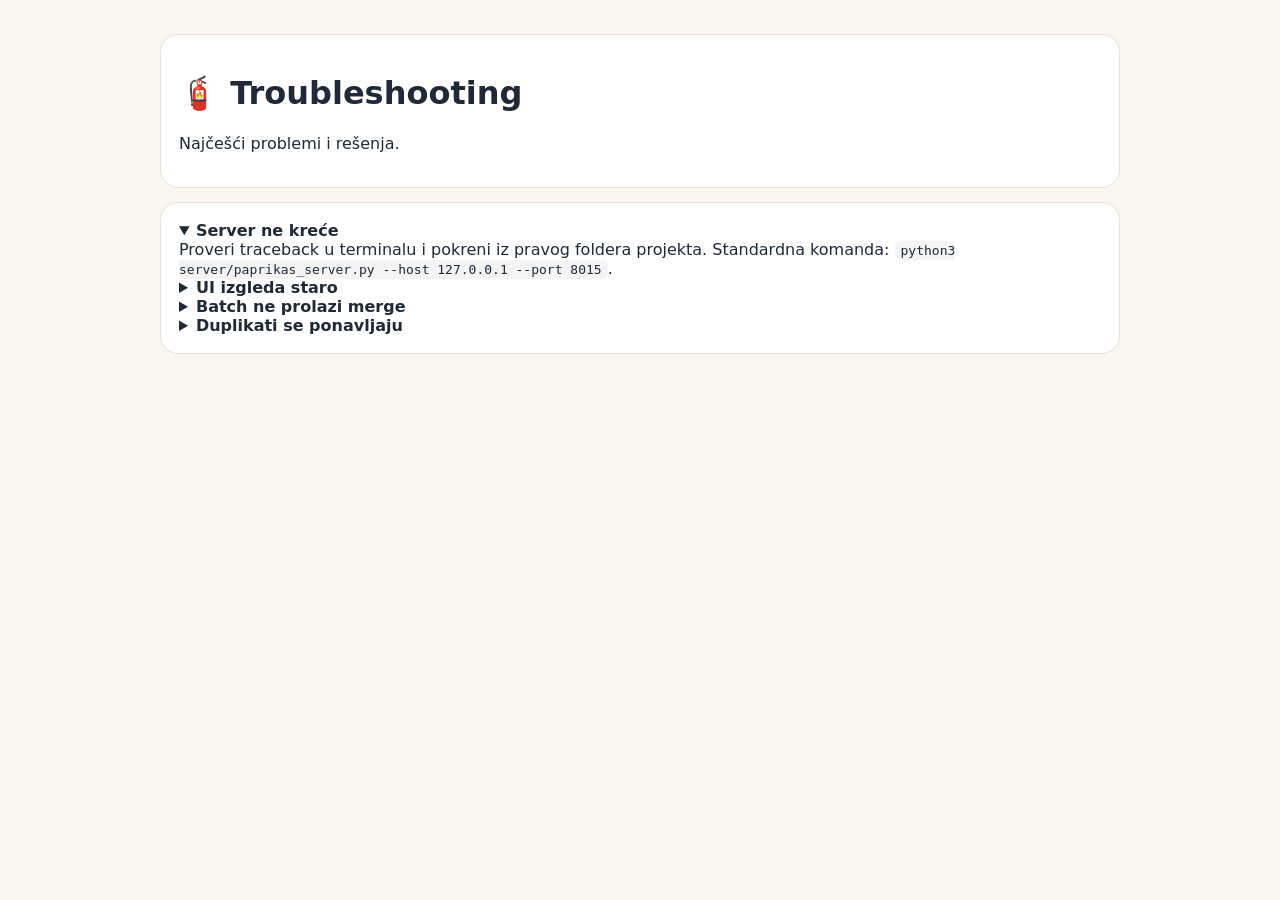
<file: docs/TROUBLESHOOTING.html>
<!DOCTYPE html>
<html lang="sr"><head>
<meta charset="UTF-8"/><meta name="viewport" content="width=device-width, initial-scale=1.0"/>
<title>Paprikaš Hub — Troubleshooting v5.17.7</title>
<style>
body{font-family:system-ui,-apple-system,Segoe UI,Roboto,Arial; background:#faf7f0; color:#1f2937; margin:0}
.wrap{max-width:960px; margin:0 auto; padding:20px}
.card{background:#fff; border:1px solid #eadfcd; border-radius:18px; padding:18px; margin:14px 0}
summary{font-weight:700; cursor:pointer}
code{background:#f4f4f5; padding:2px 6px; border-radius:6px}
</style></head><body><div class="wrap">
<div class="card"><h1>🧯 Troubleshooting</h1><p>Najčešći problemi i rešenja.</p></div>
<div class="card">
<details open><summary>Server ne kreće</summary><div>Proveri traceback u terminalu i pokreni iz pravog foldera projekta. Standardna komanda: <code>python3 server/paprikas_server.py --host 127.0.0.1 --port 8015</code>.</div></details>
<details><summary>UI izgleda staro</summary><div>Uradi <strong>Ctrl+Shift+R</strong> da osvežiš keširan <code>index.html</code>.</div></details>
<details><summary>Batch ne prolazi merge</summary><div>Proveri da li je NDJSON validan i uključi Auto-fix. Pogledaj <code>invalid_lines</code> i report JSON.</div></details>
<details><summary>Duplikati se ponavljaju</summary><div>Koristi inventory export i extract titles iz prethodnih batch-eva.</div></details>
</div>
</div></body></html>
</file>
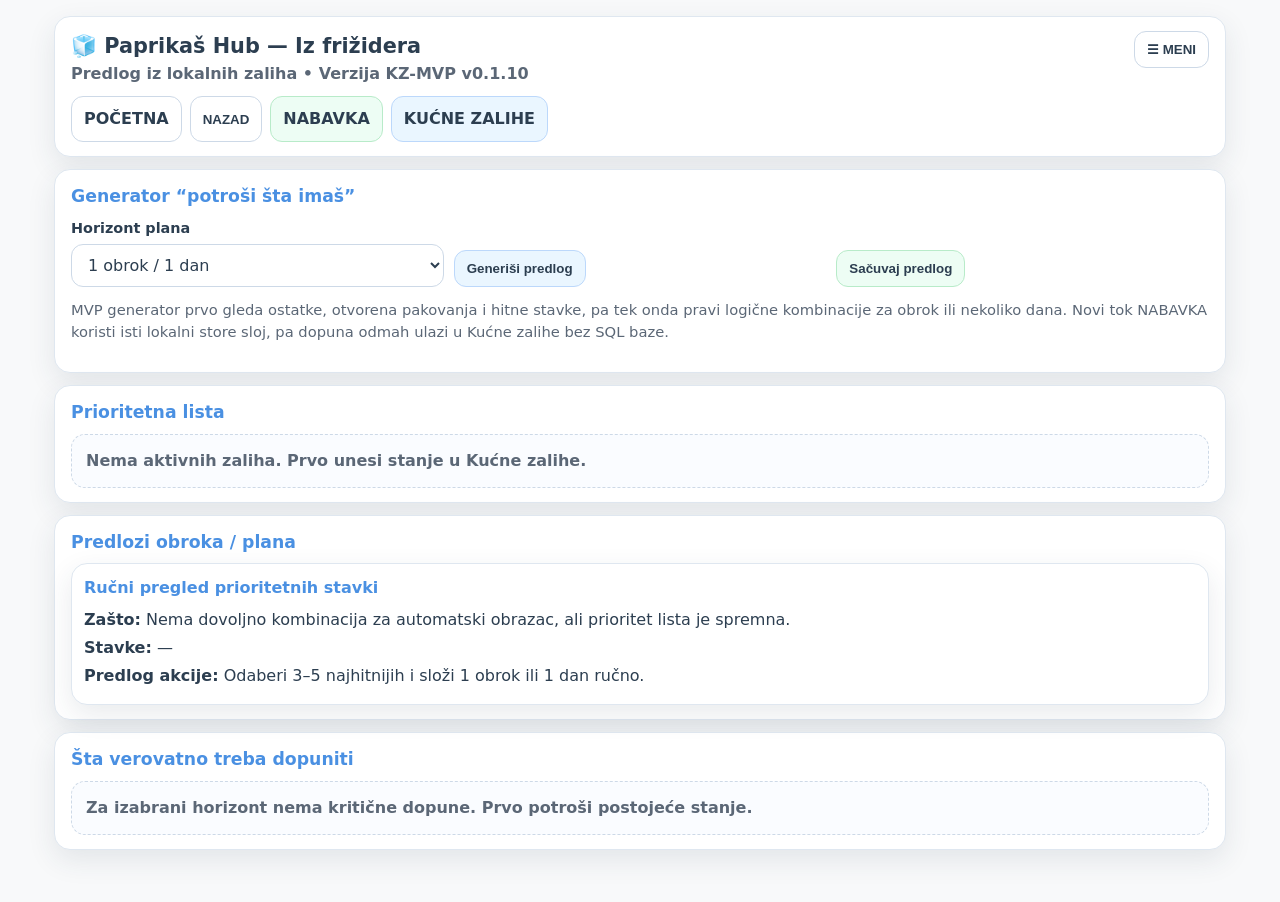
<file: pages/iz-frizidera.html>
<!DOCTYPE html>
<html lang="sr">
<head>
  <meta charset="UTF-8" />
  <meta name="viewport" content="width=device-width, initial-scale=1.0" />
  <title>Paprikaš Hub — Iz frižidera / KZ-MVP v0.1.10</title>
  <link rel="stylesheet" href="../assets/kucne-zalihe.css?v=0.1.10" />
</head>
<body>
  <main class="kzh-app">
    <section class="kzh-topbar">
      <div class="kzh-title-row">
        <div>
          <div class="kzh-title">🧊 Paprikaš Hub — Iz frižidera</div>
          <div class="kzh-sub">Predlog iz lokalnih zaliha • Verzija <span data-kzh-version>KZ-MVP v0.1.10</span></div>
        </div>
        <div class="kzh-inline">
          <button class="kzh-btn kzh-hamburger" data-kzh-menu-toggle>☰ MENI</button>
        </div>
      </div>
      <div class="kzh-actions">
        <a class="kzh-btn" href="../index.html">POČETNA</a>
        <button class="kzh-btn" onclick="history.back()">NAZAD</button>
        <a class="kzh-btn good" href="./nabavka.html">NABAVKA</a>
        <a class="kzh-btn primary" href="./kucne-zalihe.html">KUĆNE ZALIHE</a>
      </div>
      <div class="kzh-drawer" data-kzh-drawer>
        <nav class="kzh-drawer-nav">
          <a class="kzh-btn" href="#generator">Generator</a>
          <a class="kzh-btn" href="#prioriteti">Prioriteti</a>
          <a class="kzh-btn" href="#predlozi">Predlozi</a>
          <a class="kzh-btn" href="#dopuna">Dopuna</a>
          <a class="kzh-btn" href="./nabavka.html">Nabavka</a>
        </nav>
      </div>
    </section>

    <section id="generator" class="kzh-panel">
      <h2 class="kzh-section-title">Generator “potroši šta imaš”</h2>
      <div class="kzh-form-grid three">
        <div>
          <label for="planDays">Horizont plana</label>
          <select id="planDays">
            <option value="1">1 obrok / 1 dan</option>
            <option value="2">2 dana</option>
            <option value="3">3 dana</option>
            <option value="7">7 dana</option>
            <option value="14">14 dana</option>
            <option value="21">21 dan</option>
          </select>
        </div>
        <div class="kzh-inline" style="align-items:flex-end">
          <button class="kzh-btn primary" id="generateBtn">Generiši predlog</button>
        </div>
        <div class="kzh-inline" style="align-items:flex-end">
          <button class="kzh-btn good" id="saveBtn">Sačuvaj predlog</button>
        </div>
      </div>
      <p class="kzh-footer-note">MVP generator prvo gleda ostatke, otvorena pakovanja i hitne stavke, pa tek onda pravi logične kombinacije za obrok ili nekoliko dana. Novi tok NABAVKA koristi isti lokalni store sloj, pa dopuna odmah ulazi u Kućne zalihe bez SQL baze.</p>
    </section>

    <section id="prioriteti" class="kzh-panel">
      <h2 class="kzh-section-title">Prioritetna lista</h2>
      <div id="priorityList" class="kzh-list"></div>
    </section>

    <section id="predlozi" class="kzh-panel">
      <h2 class="kzh-section-title">Predlozi obroka / plana</h2>
      <div id="suggestionsList" class="kzh-list"></div>
    </section>

    <section id="dopuna" class="kzh-panel">
      <h2 class="kzh-section-title">Šta verovatno treba dopuniti</h2>
      <div id="shoppingHints" class="kzh-list"></div>
    </section>
  </main>

  <script src="../assets/kucne-zalihe.js?v=0.1.10"></script>
  <script>
    let lastPlan = null;

    function renderPriority(items){
      const el = document.getElementById('priorityList');
      if(!items.length){
        el.innerHTML = '<div class="kzh-empty">Nema aktivnih zaliha. Prvo unesi stanje u Kućne zalihe.</div>';
        return;
      }
      el.innerHTML = items.map(x => `
        <article class="kzh-card">
          <h3>${x.food_name_snapshot}</h3>
          <p>${PHKZ.renderPriorityChip(x.priority_level)} <span class="kzh-chip">${x.quantity_current} ${x.unit}</span> <span class="kzh-chip">${x.location_name_snapshot || 'bez lokacije'}</span></p>
          <p class="kzh-mini">Status: ${x.status} • Rok: ${PHKZ.formatDate(x.expiry_date)} • BB: ${PHKZ.formatDate(x.best_before_date)}</p>
        </article>
      `).join('');
    }

    function renderSuggestions(items){
      const el = document.getElementById('suggestionsList');
      if(!items.length){
        el.innerHTML = '<div class="kzh-empty">Još nema predloga.</div>';
        return;
      }
      el.innerHTML = items.map(x => `
        <article class="kzh-card">
          <h3>${x.title}</h3>
          <p><strong>Zašto:</strong> ${x.reason}</p>
          <p><strong>Stavke:</strong> ${x.items.join(', ') || '—'}</p>
          <p><strong>Predlog akcije:</strong> ${x.action}</p>
        </article>
      `).join('');
    }

    function renderHints(items){
      const el = document.getElementById('shoppingHints');
      if(!items.length){
        el.innerHTML = '<div class="kzh-empty">Za izabrani horizont nema kritične dopune. Prvo potroši postojeće stanje.</div>';
        return;
      }
      el.innerHTML = items.map(x => `<article class="kzh-card"><p>${x}</p></article>`).join('');
    }

    async function generate(){
      const days = Number(document.getElementById('planDays').value || 1);
      lastPlan = await PHKZ.generateFridgePlan(days);
      renderPriority(lastPlan.priority_items || []);
      renderSuggestions(lastPlan.suggestions || []);
      renderHints(lastPlan.shopping_hints || []);
    }

    document.getElementById('generateBtn').addEventListener('click', generate);
    document.getElementById('saveBtn').addEventListener('click', async () => {
      if(!lastPlan){
        await generate();
      }
      const saved = await PHKZ.savePlan({
        title: 'Iz frižidera — ' + new Date().toLocaleString('sr-RS'),
        days_count: Number(document.getElementById('planDays').value || 1),
        generated_from_mode: 'stock_entries',
        ...lastPlan
      });
      alert('Predlog je sačuvan lokalno: ' + saved.title);
    });

    (async function(){
      await PHKZ.initCommon();
      await generate();
    })();
  </script>
</body>
</html>
</file>
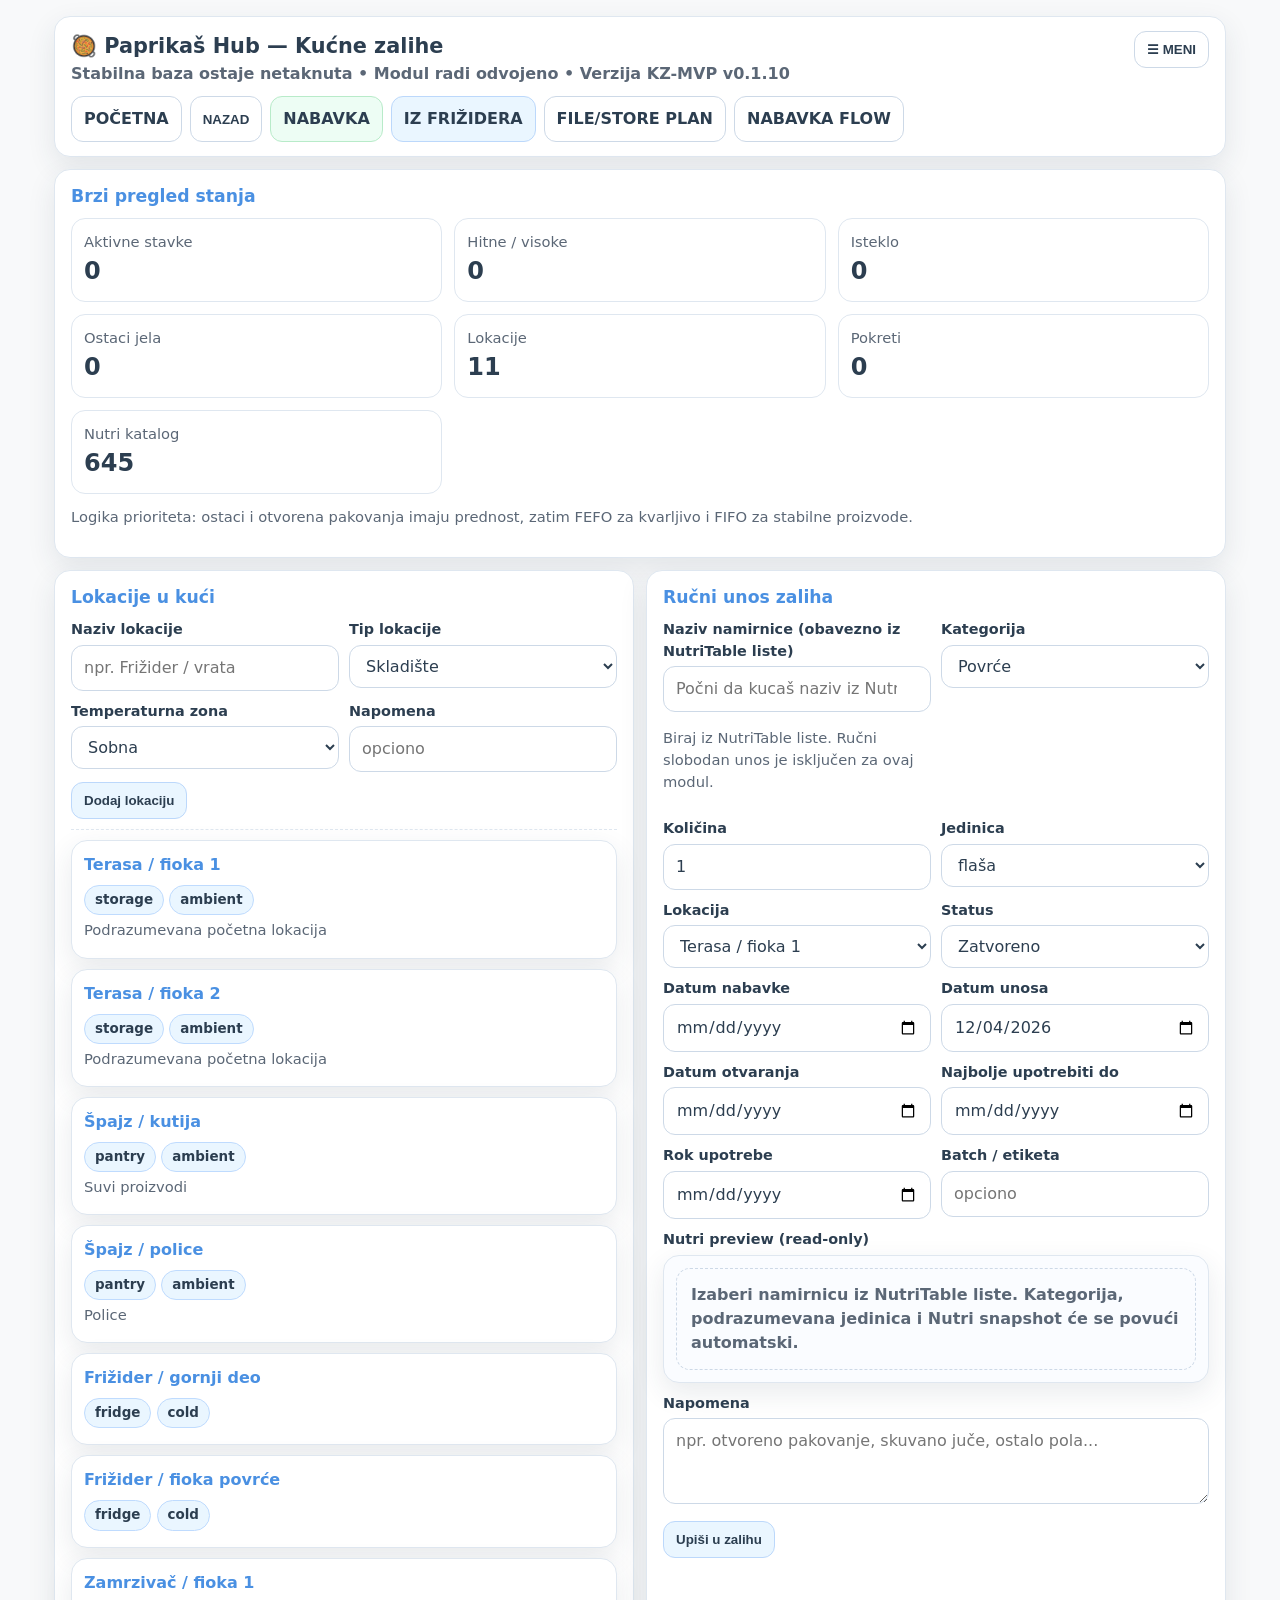
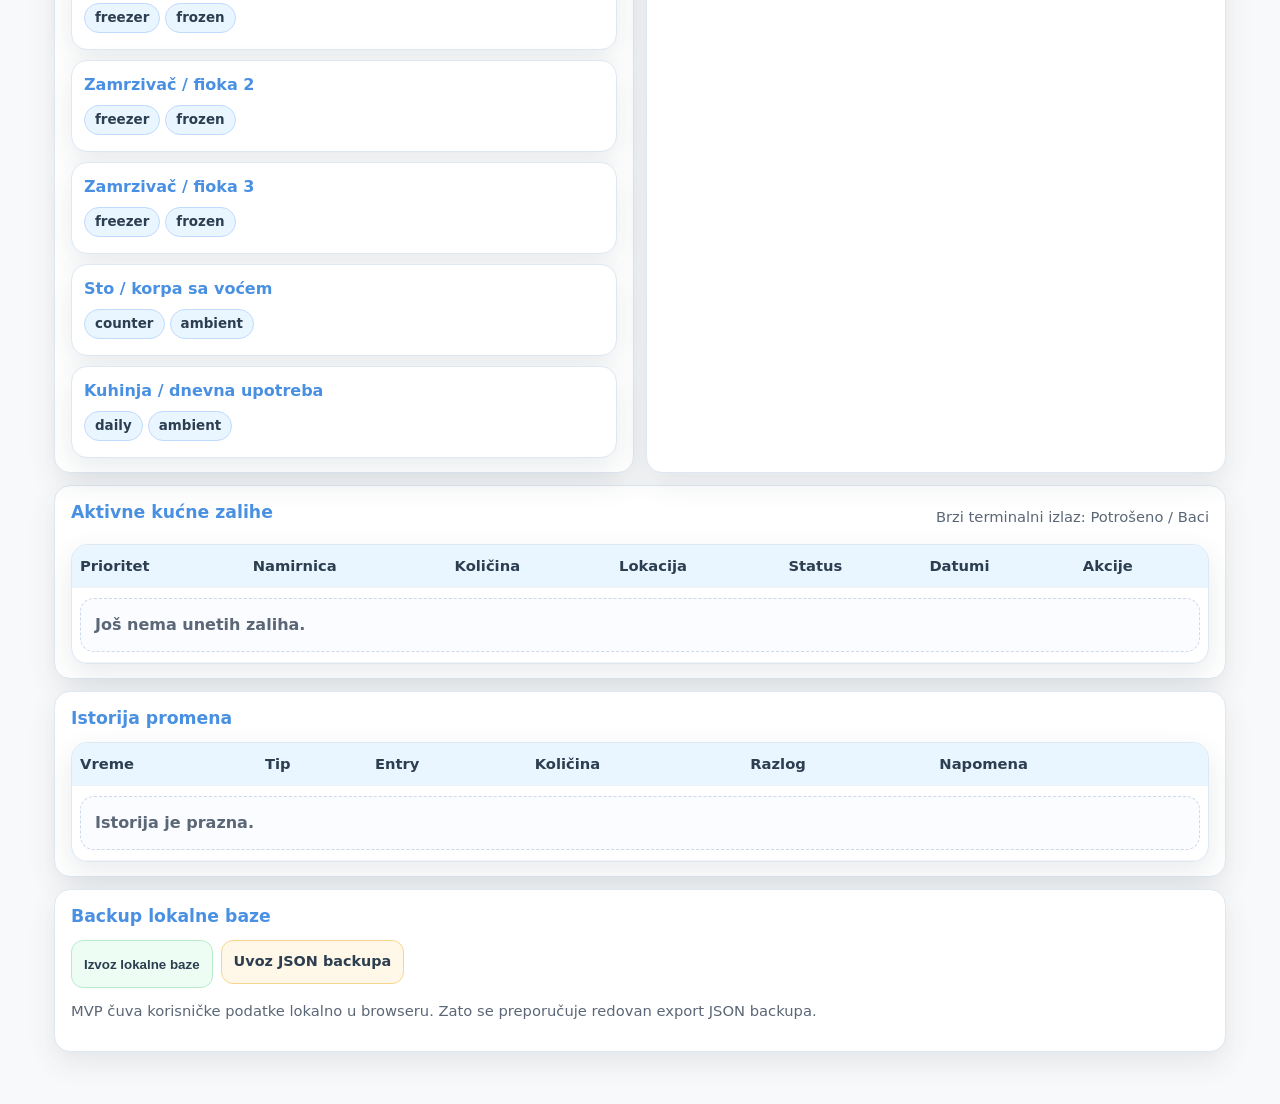
<file: pages/kucne-zalihe.html>
<!DOCTYPE html>
<html lang="sr">
<head>
  <meta charset="UTF-8" />
  <meta name="viewport" content="width=device-width, initial-scale=1.0" />
  <title>Paprikaš Hub — Kućne zalihe / KZ-MVP v0.1.10</title>
  <link rel="stylesheet" href="../assets/kucne-zalihe.css?v=0.1.10" />
</head>
<body>
  <main class="kzh-app">
    <section class="kzh-topbar">
      <div class="kzh-title-row">
        <div>
          <div class="kzh-title">🥘 Paprikaš Hub — Kućne zalihe</div>
          <div class="kzh-sub">Stabilna baza ostaje netaknuta • Modul radi odvojeno • Verzija <span data-kzh-version>KZ-MVP v0.1.10</span></div>
        </div>
        <div class="kzh-inline">
          <button class="kzh-btn kzh-hamburger" data-kzh-menu-toggle>☰ MENI</button>
        </div>
      </div>
      <div class="kzh-actions">
        <a class="kzh-btn" href="../index.html">POČETNA</a>
        <button class="kzh-btn" onclick="history.back()">NAZAD</button>
        <a class="kzh-btn good" href="./nabavka.html">NABAVKA</a>
        <a class="kzh-btn primary" href="./iz-frizidera.html">IZ FRIŽIDERA</a>
        <a class="kzh-btn" href="../docs/KUCNE_ZALIHE_FILE_STORE_PLAN_v1.9.md">FILE/STORE PLAN</a>
        <a class="kzh-btn" href="../docs/KUCNE_ZALIHE_NABAVKA_FLOW_v1.9.md">NABAVKA FLOW</a>
      </div>
      <div class="kzh-drawer" data-kzh-drawer>
        <nav class="kzh-drawer-nav">
          <a class="kzh-btn" href="#dashboard">Dashboard</a>
          <a class="kzh-btn" href="#lokacije">Lokacije</a>
          <a class="kzh-btn" href="#unos">Unos zaliha</a>
          <a class="kzh-btn" href="#stanje">Stanje</a>
          <a class="kzh-btn" href="#istorija">Istorija</a>
          <a class="kzh-btn" href="./nabavka.html">Nabavka</a>
          <a class="kzh-btn" href="#backup">Backup</a>
        </nav>
      </div>
    </section>

    <section id="dashboard" class="kzh-panel">
      <h2 class="kzh-section-title">Brzi pregled stanja</h2>
      <div class="kzh-grid kzh-three" id="summaryGrid"></div>
      <p class="kzh-footer-note">Logika prioriteta: ostaci i otvorena pakovanja imaju prednost, zatim FEFO za kvarljivo i FIFO za stabilne proizvode.</p>
    </section>

    <div class="kzh-grid kzh-two">
      <section id="lokacije" class="kzh-panel">
        <h2 class="kzh-section-title">Lokacije u kući</h2>
        <form id="locationForm" class="kzh-form-grid two">
          <div>
            <label for="locName">Naziv lokacije</label>
            <input id="locName" required placeholder="npr. Frižider / vrata" />
          </div>
          <div>
            <label for="locType">Tip lokacije</label>
            <select id="locType">
              <option value="storage">Skladište</option>
              <option value="pantry">Špajz</option>
              <option value="fridge">Frižider</option>
              <option value="freezer">Zamrzivač</option>
              <option value="counter">Sto / radna površina</option>
              <option value="daily">Dnevna upotreba</option>
            </select>
          </div>
          <div>
            <label for="locTemp">Temperaturna zona</label>
            <select id="locTemp">
              <option value="ambient">Sobna</option>
              <option value="cold">Hladno</option>
              <option value="frozen">Zamrznuto</option>
            </select>
          </div>
          <div>
            <label for="locNotes">Napomena</label>
            <input id="locNotes" placeholder="opciono" />
          </div>
          <div class="kzh-inline">
            <button class="kzh-btn primary" type="submit">Dodaj lokaciju</button>
          </div>
        </form>
        <hr class="kzh-hr" />
        <div id="locationsList" class="kzh-list"></div>
      </section>

      <section id="unos" class="kzh-panel">
        <h2 class="kzh-section-title">Ručni unos zaliha</h2>
        <form id="stockForm" class="kzh-form-grid two">
          <div>
            <label for="foodName">Naziv namirnice (obavezno iz NutriTable liste)</label>
            <input id="foodName" list="foodSuggestions" required placeholder="Počni da kucaš naziv iz NutriTable kataloga" autocomplete="off" />
            <input id="foodItemId" type="hidden" />
            <datalist id="foodSuggestions"></datalist>
            <p class="kzh-mini">Biraj iz NutriTable liste. Ručni slobodan unos je isključen za ovaj modul.</p>
          </div>
          <div>
            <label for="categoryId">Kategorija</label>
            <select id="categoryId"></select>
          </div>
          <div>
            <label for="quantityCurrent">Količina</label>
            <input id="quantityCurrent" type="number" min="0" step="0.01" required value="1" />
          </div>
          <div>
            <label for="unit">Jedinica</label>
            <select id="unit"></select>
          </div>
          <div>
            <label for="locationId">Lokacija</label>
            <select id="locationId"></select>
          </div>
          <div>
            <label for="status">Status</label>
            <select id="status">
              <option value="sealed">Zatvoreno</option>
              <option value="opened">Otvoreno</option>
              <option value="leftover">Ostatak jela</option>
              <option value="frozen">Zamrznuto</option>
            </select>
          </div>
          <div>
            <label for="purchaseDate">Datum nabavke</label>
            <input id="purchaseDate" type="date" />
          </div>
          <div>
            <label for="entryDate">Datum unosa</label>
            <input id="entryDate" type="date" />
          </div>
          <div>
            <label for="openedDate">Datum otvaranja</label>
            <input id="openedDate" type="date" />
          </div>
          <div>
            <label for="bestBeforeDate">Najbolje upotrebiti do</label>
            <input id="bestBeforeDate" type="date" />
          </div>
          <div>
            <label for="expiryDate">Rok upotrebe</label>
            <input id="expiryDate" type="date" />
          </div>
          <div>
            <label for="batchLabel">Batch / etiketa</label>
            <input id="batchLabel" placeholder="opciono" />
          </div>
          <div style="grid-column:1/-1">
            <label>Nutri preview (read-only)</label>
            <div id="nutriPreview" class="kzh-box kzh-preview-box"></div>
          </div>
          <div style="grid-column:1/-1">
            <label for="entryNotes">Napomena</label>
            <textarea id="entryNotes" placeholder="npr. otvoreno pakovanje, skuvano juče, ostalo pola..."></textarea>
          </div>
          <div class="kzh-inline" style="grid-column:1/-1">
            <button class="kzh-btn primary" type="submit">Upiši u zalihu</button>
          </div>
        </form>
      </section>
    </div>

    <section id="stanje" class="kzh-panel">
      <div class="kzh-inline">
        <h2 class="kzh-section-title">Aktivne kućne zalihe</h2>
        <span class="kzh-right kzh-mini">Brzi terminalni izlaz: Potrošeno / Baci</span>
      </div>
      <div class="kzh-table-wrap">
        <table>
          <thead>
            <tr>
              <th>Prioritet</th>
              <th>Namirnica</th>
              <th>Količina</th>
              <th>Lokacija</th>
              <th>Status</th>
              <th>Datumi</th>
              <th>Akcije</th>
            </tr>
          </thead>
          <tbody id="stockTableBody"></tbody>
        </table>
      </div>
    </section>

    <section id="istorija" class="kzh-panel">
      <h2 class="kzh-section-title">Istorija promena</h2>
      <div class="kzh-table-wrap">
        <table>
          <thead>
            <tr>
              <th>Vreme</th>
              <th>Tip</th>
              <th>Entry</th>
              <th>Količina</th>
              <th>Razlog</th>
              <th>Napomena</th>
            </tr>
          </thead>
          <tbody id="movementTableBody"></tbody>
        </table>
      </div>
    </section>

    <section id="backup" class="kzh-panel">
      <h2 class="kzh-section-title">Backup lokalne baze</h2>
      <div class="kzh-actions">
        <button class="kzh-btn good" id="exportBtn">Izvoz lokalne baze</button>
        <label class="kzh-btn warn" for="importInput">Uvoz JSON backupa</label>
        <input id="importInput" type="file" accept="application/json" hidden />
      </div>
      <p class="kzh-footer-note">MVP čuva korisničke podatke lokalno u browseru. Zato se preporučuje redovan export JSON backupa.</p>
    </section>
  </main>

  <script src="../assets/kucne-zalihe.js?v=0.1.10"></script>
  <script>
    let foodLookup = [];

    async function refillLookups(){
      const [locations, categories, units, foods] = await Promise.all([
        PHKZ.listLocations(), PHKZ.listCategories(), PHKZ.listUnits(), PHKZ.listFoodSuggestions(5000)
      ]);

      foodLookup = foods;

      const locationSel = document.getElementById('locationId');
      locationSel.innerHTML = locations.map(x => `<option value="${x.id}">${x.name}</option>`).join('');

      const catSel = document.getElementById('categoryId');
      catSel.innerHTML = categories.map(x => `<option value="${x.id}">${x.name}</option>`).join('');

      const unitSel = document.getElementById('unit');
      unitSel.innerHTML = units.map(x => `<option value="${x.id}">${x.code}</option>`).join('');

      const list = document.getElementById('foodSuggestions');
      list.innerHTML = foods.map(x => `<option value="${x.selection_label}"></option>`).join('');
    }

    async function applyFoodSelection(selectionValue){
      const hidden = document.getElementById('foodItemId');
      const preview = document.getElementById('nutriPreview');
      const categorySel = document.getElementById('categoryId');
      const unitSel = document.getElementById('unit');
      const item = foodLookup.find(x => x.selection_label === selectionValue || x.id === selectionValue || x.name === selectionValue) || null;
      if(!item){
        hidden.value = '';
        preview.innerHTML = PHKZ.renderNutriPreview(null);
        return null;
      }
      hidden.value = item.id;
      if(item.category_id) categorySel.value = item.category_id;
      if(item.default_unit) unitSel.value = item.default_unit;
      preview.innerHTML = PHKZ.renderNutriPreview(item);
      return item;
    }

    async function renderSummary(){
      const s = await PHKZ.getSummary();
      const el = document.getElementById('summaryGrid');
      el.innerHTML = `
        <div class="kzh-stat"><div class="kzh-mini">Aktivne stavke</div><div class="num">${s.activeStock}</div></div>
        <div class="kzh-stat"><div class="kzh-mini">Hitne / visoke</div><div class="num">${s.urgent}</div></div>
        <div class="kzh-stat"><div class="kzh-mini">Isteklo</div><div class="num">${s.expired}</div></div>
        <div class="kzh-stat"><div class="kzh-mini">Ostaci jela</div><div class="num">${s.leftovers}</div></div>
        <div class="kzh-stat"><div class="kzh-mini">Lokacije</div><div class="num">${s.locations}</div></div>
        <div class="kzh-stat"><div class="kzh-mini">Pokreti</div><div class="num">${s.movements}</div></div>
        <div class="kzh-stat"><div class="kzh-mini">Nutri katalog</div><div class="num">${s.nutriCatalog}</div></div>
      `;
    }

    async function renderLocations(){
      const items = await PHKZ.listLocations();
      const el = document.getElementById('locationsList');
      if(!items.length){
        el.innerHTML = '<div class="kzh-empty">Nema aktivnih lokacija.</div>';
        return;
      }
      el.innerHTML = items.map(x => `
        <article class="kzh-card">
          <h3>${x.name}</h3>
          <p><span class="kzh-chip">${x.location_type}</span> <span class="kzh-chip">${x.temperature_zone}</span></p>
          ${x.notes ? `<p class="kzh-mini">${x.notes}</p>` : ''}
        </article>
      `).join('');
    }

    async function renderStock(){
      const items = await PHKZ.listActiveStock();
      const el = document.getElementById('stockTableBody');
      if(!items.length){
        el.innerHTML = '<tr><td colspan="7"><div class="kzh-empty">Još nema unetih zaliha.</div></td></tr>';
        return;
      }
      el.innerHTML = items.map(x => `
        <tr>
          <td>${PHKZ.renderPriorityChip(x.priority_level)}</td>
          <td><strong>${x.food_name_snapshot}</strong><div class="kzh-mini">${x.batch_label || 'bez batch oznake'}</div><div class="kzh-mini">${x.nutri_group || '—'} • ${x.source_catalog || 'lokalno'}</div></td>
          <td>${x.quantity_current} ${x.unit}</td>
          <td>${x.location_name_snapshot || '—'}</td>
          <td>${PHKZ.renderStatusChip(x.status)}</td>
          <td>
            <div>Nabavka: ${PHKZ.formatDate(x.purchase_date)}</div>
            <div>Unos: ${PHKZ.formatDate(x.entry_date)}</div>
            <div>BB: ${PHKZ.formatDate(x.best_before_date)}</div>
            <div>Rok: ${PHKZ.formatDate(x.expiry_date)}</div>
          </td>
          <td>
            <div class="kzh-inline">
              <button class="kzh-btn good" onclick="consumeEntry('${x.id}')">Potrošeno</button>
              <button class="kzh-btn bad" onclick="wasteEntry('${x.id}')">Baci</button>
            </div>
          </td>
        </tr>
      `).join('');
    }

    async function renderMovements(){
      const items = await PHKZ.listMovements(200);
      const el = document.getElementById('movementTableBody');
      if(!items.length){
        el.innerHTML = '<tr><td colspan="6"><div class="kzh-empty">Istorija je prazna.</div></td></tr>';
        return;
      }
      el.innerHTML = items.map(x => `
        <tr>
          <td>${PHKZ.formatDate(x.movement_date)}</td>
          <td>${PHKZ.movementTypeLabel(x.movement_type)}</td>
          <td>${x.entry_id}</td>
          <td>${x.quantity_delta} ${x.unit || ''}</td>
          <td>${x.reason || '—'}</td>
          <td>${x.notes || '—'}</td>
        </tr>
      `).join('');
    }

    async function refreshAll(){
      await refillLookups();
      await renderSummary();
      await renderLocations();
      await renderStock();
      await renderMovements();
    }

    async function consumeEntry(id){
      if(!confirm('Označi ovu stavku kao potrošenu i prebaci je u istoriju?')) return;
      await PHKZ.updateEntryTerminal(id, 'consume');
      await refreshAll();
    }
    async function wasteEntry(id){
      if(!confirm('Označi ovu stavku kao bačenu / otpisanu?')) return;
      await PHKZ.updateEntryTerminal(id, 'waste');
      await refreshAll();
    }
    window.consumeEntry = consumeEntry;
    window.wasteEntry = wasteEntry;

    document.getElementById('locationForm').addEventListener('submit', async (e) => {
      e.preventDefault();
      await PHKZ.addLocation({
        name: document.getElementById('locName').value,
        location_type: document.getElementById('locType').value,
        temperature_zone: document.getElementById('locTemp').value,
        notes: document.getElementById('locNotes').value
      });
      e.target.reset();
      await refreshAll();
    });

    document.getElementById('stockForm').addEventListener('submit', async (e) => {
      e.preventDefault();
      const selected = await applyFoodSelection(document.getElementById('foodName').value);
      if(!selected){
        alert('Naziv namirnice mora da bude izabran iz NutriTable liste.');
        document.getElementById('foodName').focus();
        return;
      }
      await PHKZ.addStockEntry({
        food_item_id: document.getElementById('foodItemId').value,
        food_name: document.getElementById('foodName').value,
        category_id: document.getElementById('categoryId').value,
        quantity_current: document.getElementById('quantityCurrent').value,
        unit: document.getElementById('unit').value,
        location_id: document.getElementById('locationId').value,
        status: document.getElementById('status').value,
        purchase_date: document.getElementById('purchaseDate').value,
        entry_date: document.getElementById('entryDate').value,
        opened_date: document.getElementById('openedDate').value,
        best_before_date: document.getElementById('bestBeforeDate').value,
        expiry_date: document.getElementById('expiryDate').value,
        batch_label: document.getElementById('batchLabel').value,
        notes: document.getElementById('entryNotes').value,
        source_type: 'manual'
      });
      e.target.reset();
      document.getElementById('foodItemId').value = '';
      document.getElementById('quantityCurrent').value = '1';
      document.getElementById('status').value = 'sealed';
      document.getElementById('entryDate').value = new Date().toISOString().slice(0,10);
      document.getElementById('locationId').selectedIndex = 0;
      document.getElementById('nutriPreview').innerHTML = PHKZ.renderNutriPreview(null);
      await refreshAll();
    });

    document.getElementById('exportBtn').addEventListener('click', async () => {
      const payload = await PHKZ.exportAll();
      PHKZ.downloadJson(payload, 'paprikasHub-kucne-zalihe-backup-' + new Date().toISOString().slice(0,19).replace(/[:T]/g,'-') + '.json');
    });

    document.getElementById('importInput').addEventListener('change', async (e) => {
      const file = e.target.files && e.target.files[0];
      if(!file) return;
      const text = await file.text();
      const payload = JSON.parse(text);
      await PHKZ.importAll(payload, 'replace');
      await refreshAll();
      e.target.value = '';
      alert('Import završen.');
    });

    document.getElementById('foodName').addEventListener('change', async (e) => {
      await applyFoodSelection(e.target.value);
    });
    document.getElementById('foodName').addEventListener('blur', async (e) => {
      if(e.target.value) await applyFoodSelection(e.target.value);
    });

    (async function(){
      await PHKZ.initCommon();
      const today = new Date().toISOString().slice(0,10);
      document.getElementById('entryDate').value = today;
      document.getElementById('nutriPreview').innerHTML = PHKZ.renderNutriPreview(null);
      await refreshAll();
    })();
  </script>
</body>
</html>
</file>
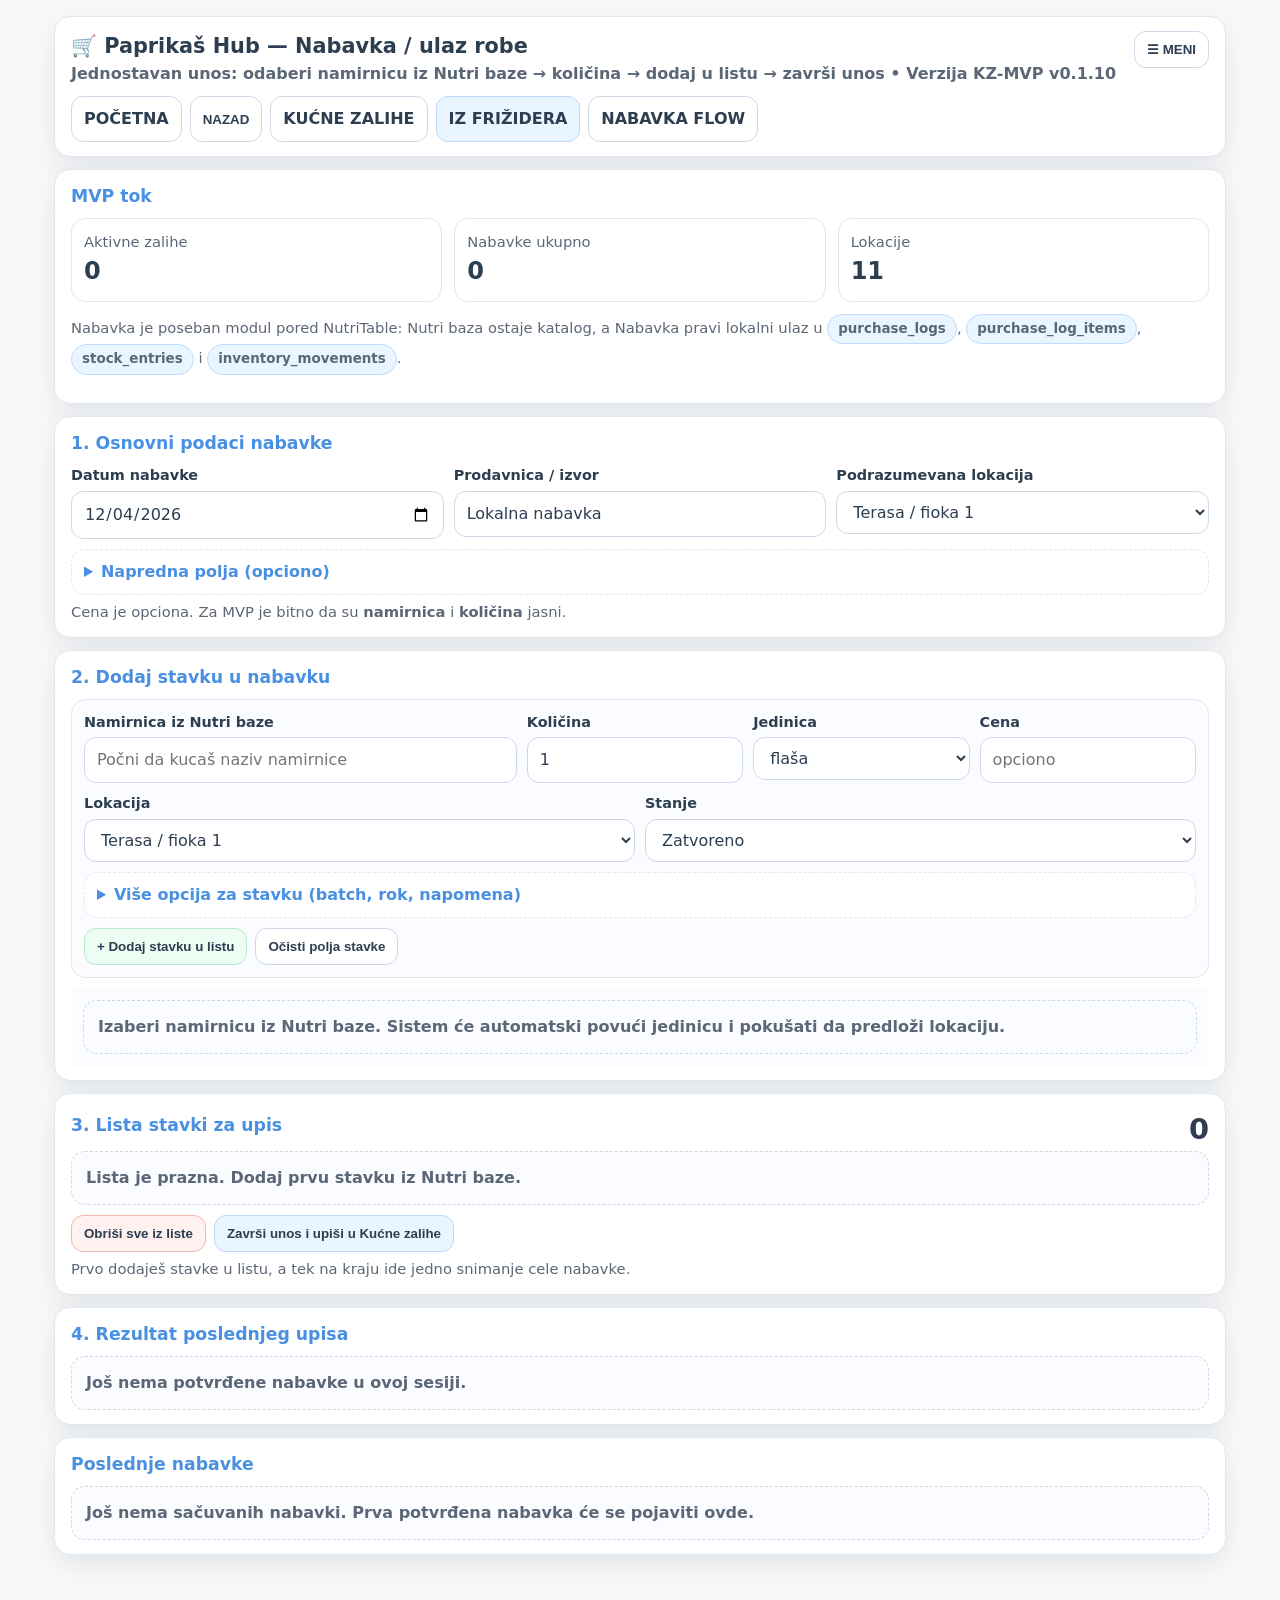
<file: pages/nabavka.html>
<!DOCTYPE html>
<html lang="sr">
<head>
  <meta charset="UTF-8" />
  <meta name="viewport" content="width=device-width, initial-scale=1.0" />
  <title>Paprikaš Hub — Nabavka / KZ-MVP v0.1.10</title>
  <link rel="stylesheet" href="../assets/kucne-zalihe.css?v=0.1.10" />
  <style>
    .kzh-quick-form{display:grid;gap:10px;grid-template-columns:1fr}
    @media(min-width:860px){.kzh-quick-form{grid-template-columns:2fr 1fr 1fr 1fr}}
    .kzh-soft-box{padding:12px;border:1px solid var(--line);border-radius:14px;background:#fafcff}
    .kzh-draft-row{display:grid;gap:8px;grid-template-columns:1fr;align-items:center}
    @media(min-width:860px){.kzh-draft-row{grid-template-columns:2.2fr .8fr .7fr 1.2fr .9fr auto}}
    .kzh-draft-row strong{color:var(--dark)}
    .kzh-help-line{margin:6px 0 0;color:var(--muted);font-size:.92rem}
    .kzh-big-count{font-size:1.8rem;font-weight:900;color:var(--dark)}
    .kzh-ok-line{padding:10px 12px;border-radius:12px;background:#edfdf4;border:1px solid #b8ebc9;font-weight:800}
    .kzh-warn-line{padding:10px 12px;border-radius:12px;background:#fff8e8;border:1px solid #f8d58b;font-weight:800}
    .kzh-actions-stack{display:flex;gap:8px;flex-wrap:wrap;margin-top:10px}
    details.kzh-details{border:1px dashed var(--line);border-radius:14px;padding:10px 12px;background:#fff}
    details.kzh-details summary{cursor:pointer;font-weight:900;color:var(--primary)}
  </style>
</head>
<body>
  <main class="kzh-app">
    <section class="kzh-topbar">
      <div class="kzh-title-row">
        <div>
          <div class="kzh-title">🛒 Paprikaš Hub — Nabavka / ulaz robe</div>
          <div class="kzh-sub">Jednostavan unos: odaberi namirnicu iz Nutri baze → količina → dodaj u listu → završi unos • Verzija <span data-kzh-version>KZ-MVP v0.1.10</span></div>
        </div>
        <div class="kzh-inline">
          <button class="kzh-btn kzh-hamburger" data-kzh-menu-toggle>☰ MENI</button>
        </div>
      </div>
      <div class="kzh-actions">
        <a class="kzh-btn" href="../index.html">POČETNA</a>
        <button class="kzh-btn" onclick="history.back()">NAZAD</button>
        <a class="kzh-btn" href="./kucne-zalihe.html">KUĆNE ZALIHE</a>
        <a class="kzh-btn primary" href="./iz-frizidera.html">IZ FRIŽIDERA</a>
        <a class="kzh-btn" href="../docs/KUCNE_ZALIHE_NABAVKA_FLOW_v1.9.md">NABAVKA FLOW</a>
      </div>
      <div class="kzh-drawer" data-kzh-drawer>
        <nav class="kzh-drawer-nav">
          <a class="kzh-btn" href="#osnova">Osnovno</a>
          <a class="kzh-btn" href="#stavka">Dodaj stavku</a>
          <a class="kzh-btn" href="#lista">Lista za upis</a>
          <a class="kzh-btn" href="#istorija">Istorija nabavki</a>
        </nav>
      </div>
    </section>

    <section class="kzh-panel">
      <h2 class="kzh-section-title">MVP tok</h2>
      <div class="kzh-grid kzh-three" id="purchaseSummary"></div>
      <p class="kzh-footer-note">Nabavka je poseban modul pored NutriTable: Nutri baza ostaje katalog, a Nabavka pravi lokalni ulaz u <span class="kzh-chip">purchase_logs</span>, <span class="kzh-chip">purchase_log_items</span>, <span class="kzh-chip">stock_entries</span> i <span class="kzh-chip">inventory_movements</span>.</p>
    </section>

    <section id="osnova" class="kzh-panel">
      <h2 class="kzh-section-title">1. Osnovni podaci nabavke</h2>
      <div class="kzh-form-grid three">
        <div>
          <label for="purchaseDate">Datum nabavke</label>
          <input id="purchaseDate" type="date" required />
        </div>
        <div>
          <label for="storeName">Prodavnica / izvor</label>
          <input id="storeName" placeholder="npr. pijaca, market, lokalna radnja" />
        </div>
        <div>
          <label for="defaultLocation">Podrazumevana lokacija</label>
          <select id="defaultLocation"></select>
        </div>
      </div>
      <details class="kzh-details" style="margin-top:10px;">
        <summary>Napredna polja (opciono)</summary>
        <div class="kzh-form-grid three" style="margin-top:10px;">
          <div>
            <label for="documentType">Tip dokumenta</label>
            <select id="documentType">
              <option value="manual">Ručni unos</option>
              <option value="receipt">Račun</option>
              <option value="invoice">Faktura</option>
            </select>
          </div>
          <div>
            <label for="documentRef">Broj / referenca</label>
            <input id="documentRef" placeholder="opciono" />
          </div>
          <div>
            <label for="totalAmount">Ukupno računa</label>
            <input id="totalAmount" type="number" min="0" step="0.01" placeholder="opciono" />
          </div>
          <div>
            <label for="currency">Valuta</label>
            <select id="currency">
              <option value="RSD">RSD</option>
              <option value="EUR">EUR</option>
            </select>
          </div>
          <div style="grid-column:1/-1">
            <label for="purchaseNotes">Napomena</label>
            <textarea id="purchaseNotes" placeholder="npr. pijaca, domaće, za zamrzavanje, posebna akcija..."></textarea>
          </div>
        </div>
      </details>
      <p class="kzh-help-line">Cena je opciona. Za MVP je bitno da su <strong>namirnica</strong> i <strong>količina</strong> jasni.</p>
    </section>

    <section id="stavka" class="kzh-panel">
      <h2 class="kzh-section-title">2. Dodaj stavku u nabavku</h2>
      <div class="kzh-soft-box">
        <div class="kzh-quick-form">
          <div>
            <label for="quickFoodName">Namirnica iz Nutri baze</label>
            <input id="quickFoodName" list="purchaseFoodSuggestions" placeholder="Počni da kucaš naziv namirnice" autocomplete="off" />
            <input id="quickFoodId" type="hidden" />
          </div>
          <div>
            <label for="quickQty">Količina</label>
            <input id="quickQty" type="number" min="0" step="0.01" value="1" />
          </div>
          <div>
            <label for="quickUnit">Jedinica</label>
            <select id="quickUnit"></select>
          </div>
          <div>
            <label for="quickPrice">Cena</label>
            <input id="quickPrice" type="number" min="0" step="0.01" placeholder="opciono" />
          </div>
        </div>
        <div class="kzh-form-grid two" style="margin-top:10px;">
          <div>
            <label for="quickLocation">Lokacija</label>
            <select id="quickLocation"></select>
          </div>
          <div>
            <label for="quickStatus">Stanje</label>
            <select id="quickStatus">
              <option value="sealed">Zatvoreno</option>
              <option value="opened">Otvoreno</option>
              <option value="frozen">Zamrznuto</option>
              <option value="leftover">Ostatak jela</option>
            </select>
          </div>
        </div>
        <details class="kzh-details" style="margin-top:10px;">
          <summary>Više opcija za stavku (batch, rok, napomena)</summary>
          <div class="kzh-form-grid three" style="margin-top:10px;">
            <div>
              <label for="quickBatch">Batch / oznaka</label>
              <input id="quickBatch" placeholder="opciono" />
            </div>
            <div>
              <label for="quickBB">Najbolje upotrebiti do</label>
              <input id="quickBB" type="date" />
            </div>
            <div>
              <label for="quickExp">Rok upotrebe</label>
              <input id="quickExp" type="date" />
            </div>
            <div style="grid-column:1/-1">
              <label for="quickNotes">Napomena za stavku</label>
              <input id="quickNotes" placeholder="opciono" />
            </div>
          </div>
        </details>
        <div class="kzh-actions-stack">
          <button class="kzh-btn good" id="addItemBtn" type="button">+ Dodaj stavku u listu</button>
          <button class="kzh-btn" id="resetCurrentBtn" type="button">Očisti polja stavke</button>
        </div>
      </div>
      <div class="kzh-preview-box" id="currentPreview" style="margin-top:10px;">
        <div class="kzh-empty">Izaberi namirnicu iz Nutri baze. Sistem će automatski povući jedinicu i pokušati da predloži lokaciju.</div>
      </div>
    </section>

    <section id="lista" class="kzh-panel">
      <div class="kzh-inline">
        <h2 class="kzh-section-title">3. Lista stavki za upis</h2>
        <div class="kzh-right kzh-big-count" id="draftCount">0</div>
      </div>
      <div id="draftList" class="kzh-list"></div>
      <div class="kzh-actions-stack">
        <button class="kzh-btn bad" id="clearDraftBtn" type="button">Obriši sve iz liste</button>
        <button class="kzh-btn primary" id="savePurchaseBtn" type="button">Završi unos i upiši u Kućne zalihe</button>
      </div>
      <p class="kzh-help-line">Prvo dodaješ stavke u listu, a tek na kraju ide jedno snimanje cele nabavke.</p>
    </section>

    <section class="kzh-panel">
      <h2 class="kzh-section-title">4. Rezultat poslednjeg upisa</h2>
      <div id="lastResult" class="kzh-empty">Još nema potvrđene nabavke u ovoj sesiji.</div>
    </section>

    <section id="istorija" class="kzh-panel">
      <h2 class="kzh-section-title">Poslednje nabavke</h2>
      <div id="purchaseLogList" class="kzh-list"></div>
    </section>
  </main>

  <datalist id="purchaseFoodSuggestions"></datalist>

  <script src="../assets/kucne-zalihe.js?v=0.1.10"></script>
  <script>
    let foodLookup = [];
    let units = [];
    let locations = [];
    let draftItems = [];
    let editingIndex = -1;

    function today(){ return new Date().toISOString().slice(0,10); }

    function selectionFor(value){
      return foodLookup.find(x => x.selection_label === value || x.id === value || x.name === value) || null;
    }

    function setSelectOptions(select, items, labelKey, valueKey){
      select.innerHTML = items.map(x => `<option value="${x[valueKey]}">${x[labelKey]}</option>`).join('');
    }

    function defaultLocationId(){
      return document.getElementById('defaultLocation').value || (locations[0] ? locations[0].id : '');
    }

    function syncQuickLocationFromDefault(){
      const loc = document.getElementById('quickLocation');
      if(!loc.value) loc.value = defaultLocationId();
    }

    function resetCurrentItem(){
      editingIndex = -1;
      document.getElementById('quickFoodName').value = '';
      document.getElementById('quickFoodId').value = '';
      document.getElementById('quickQty').value = '1';
      document.getElementById('quickPrice').value = '';
      document.getElementById('quickStatus').value = 'sealed';
      document.getElementById('quickBatch').value = '';
      document.getElementById('quickBB').value = '';
      document.getElementById('quickExp').value = '';
      document.getElementById('quickNotes').value = '';
      syncQuickLocationFromDefault();
      document.getElementById('currentPreview').innerHTML = '<div class="kzh-empty">Izaberi namirnicu iz Nutri baze. Sistem će automatski povući jedinicu i pokušati da predloži lokaciju.</div>';
      const firstUnit = units[0] ? units[0].id : '';
      document.getElementById('quickUnit').value = firstUnit;
      document.getElementById('addItemBtn').textContent = '+ Dodaj stavku u listu';
    }

    function applyFoodSelection(item){
      const preview = document.getElementById('currentPreview');
      if(!item){
        document.getElementById('quickFoodId').value = '';
        preview.innerHTML = '<div class="kzh-empty">Namirnica nije prepoznata. Izaberi je iz ponuđene Nutri liste.</div>';
        return;
      }
      document.getElementById('quickFoodId').value = item.id;
      if(item.default_unit) document.getElementById('quickUnit').value = item.default_unit;
      if(item.storage_hint){
        const loc = locations.find(x => (x.location_type || '').toLowerCase() === String(item.storage_hint || '').toLowerCase()) ||
                    locations.find(x => String(x.name || '').toLowerCase().includes(String(item.storage_hint || '').toLowerCase()));
        if(loc) document.getElementById('quickLocation').value = loc.id;
      }
      preview.innerHTML = PHKZ.renderNutriPreview(item);
    }

    function buildDraftItem(){
      const foodName = document.getElementById('quickFoodName').value.trim();
      const foodId = document.getElementById('quickFoodId').value;
      const qty = Number(document.getElementById('quickQty').value || 0);
      const unit = document.getElementById('quickUnit').value;
      const locationId = document.getElementById('quickLocation').value || defaultLocationId();
      const price = document.getElementById('quickPrice').value;
      const status = document.getElementById('quickStatus').value;
      const batch = document.getElementById('quickBatch').value.trim();
      const bb = document.getElementById('quickBB').value;
      const exp = document.getElementById('quickExp').value;
      const notes = document.getElementById('quickNotes').value.trim();
      const selected = selectionFor(foodName) || selectionFor(foodId);
      if(!selected || !foodId) throw new Error('Prvo izaberi namirnicu iz Nutri baze.');
      if(!(qty > 0)) throw new Error('Količina mora biti veća od 0.');
      return {
        food_item_id: selected.id,
        food_name: selected.name,
        raw_label: selected.name,
        quantity: qty,
        unit: unit || selected.default_unit || 'g',
        price: price === '' ? null : Number(price),
        assigned_location_id: locationId || null,
        status,
        batch_label: batch,
        best_before_date: bb || null,
        expiry_date: exp || null,
        notes
      };
    }

    function renderDraftList(){
      const wrap = document.getElementById('draftList');
      document.getElementById('draftCount').textContent = String(draftItems.length);
      if(!draftItems.length){
        wrap.innerHTML = '<div class="kzh-empty">Lista je prazna. Dodaj prvu stavku iz Nutri baze.</div>';
        return;
      }
      wrap.innerHTML = draftItems.map((item, idx) => {
        const loc = locations.find(x => x.id === item.assigned_location_id);
        return `
          <article class="kzh-card">
            <div class="kzh-draft-row">
              <div>
                <strong>${item.food_name}</strong>
                <div class="kzh-mini">${loc ? loc.name : 'Bez lokacije'}${item.notes ? ' • ' + item.notes : ''}</div>
              </div>
              <div><strong>${item.quantity}</strong></div>
              <div>${item.unit}</div>
              <div>${item.price === null || item.price === undefined ? '—' : item.price + ' ' + (document.getElementById('currency').value || 'RSD')}</div>
              <div>${PHKZ.renderStatusChip(item.status)}</div>
              <div class="kzh-inline" style="justify-content:flex-end;">
                <button class="kzh-btn" type="button" onclick="editDraftItem(${idx})">Izmeni</button>
                <button class="kzh-btn bad" type="button" onclick="removeDraftItem(${idx})">Obriši</button>
              </div>
            </div>
          </article>
        `;
      }).join('');
    }

    window.editDraftItem = function(idx){
      const item = draftItems[idx];
      if(!item) return;
      editingIndex = idx;
      document.getElementById('quickFoodName').value = item.food_name;
      document.getElementById('quickFoodId').value = item.food_item_id;
      document.getElementById('quickQty').value = item.quantity;
      document.getElementById('quickUnit').value = item.unit;
      document.getElementById('quickLocation').value = item.assigned_location_id || defaultLocationId();
      document.getElementById('quickPrice').value = item.price ?? '';
      document.getElementById('quickStatus').value = item.status || 'sealed';
      document.getElementById('quickBatch').value = item.batch_label || '';
      document.getElementById('quickBB').value = item.best_before_date || '';
      document.getElementById('quickExp').value = item.expiry_date || '';
      document.getElementById('quickNotes').value = item.notes || '';
      const selected = selectionFor(item.food_item_id) || selectionFor(item.food_name);
      applyFoodSelection(selected);
      document.getElementById('addItemBtn').textContent = 'Sačuvaj izmenu stavke';
      window.scrollTo({top: document.getElementById('stavka').offsetTop - 10, behavior:'smooth'});
    };

    window.removeDraftItem = function(idx){
      draftItems.splice(idx, 1);
      if(editingIndex === idx) resetCurrentItem();
      if(editingIndex > idx) editingIndex -= 1;
      renderDraftList();
    };

    async function renderSummary(){
      const summary = await PHKZ.getSummary();
      const logs = await PHKZ.listPurchaseLogs(200);
      document.getElementById('purchaseSummary').innerHTML = `
        <div class="kzh-stat"><div class="kzh-mini">Aktivne zalihe</div><div class="num">${summary.activeStock}</div></div>
        <div class="kzh-stat"><div class="kzh-mini">Nabavke ukupno</div><div class="num">${logs.length}</div></div>
        <div class="kzh-stat"><div class="kzh-mini">Lokacije</div><div class="num">${summary.locations}</div></div>
      `;
    }

    async function renderPurchaseLogs(){
      const logs = await PHKZ.listPurchaseLogs(20);
      const el = document.getElementById('purchaseLogList');
      if(!logs.length){
        el.innerHTML = '<div class="kzh-empty">Još nema sačuvanih nabavki. Prva potvrđena nabavka će se pojaviti ovde.</div>';
        return;
      }
      el.innerHTML = logs.map(log => `
        <article class="kzh-card">
          <h3>${log.store_name || 'Nabavka'} <span class="kzh-chip">${PHKZ.formatDate(log.purchase_date)}</span></h3>
          <p><strong>Dokument:</strong> ${log.document_type || '—'} ${log.document_ref || ''}</p>
          <p><strong>Stavki:</strong> ${log.items_count} • <strong>Ukupno:</strong> ${log.computed_total ?? '—'} ${log.currency || ''}</p>
          <p><strong>Primeri:</strong> ${(log.item_labels || []).join(', ') || '—'}</p>
          ${log.notes ? `<p class="kzh-mini">${log.notes}</p>` : ''}
        </article>
      `).join('');
    }

    async function savePurchase(){
      if(!draftItems.length){
        alert('Lista je prazna. Dodaj bar jednu stavku.');
        return;
      }
      const payload = {
        purchase_date: document.getElementById('purchaseDate').value || today(),
        store_name: (document.getElementById('storeName').value || '').trim() || 'Lokalna nabavka',
        document_type: document.getElementById('documentType').value || 'manual',
        document_ref: document.getElementById('documentRef').value.trim(),
        total_amount: document.getElementById('totalAmount').value,
        currency: document.getElementById('currency').value || 'RSD',
        input_method: 'manual_simple_mvp',
        notes: document.getElementById('purchaseNotes').value.trim(),
        items: draftItems
      };
      const result = await PHKZ.addPurchaseBatch(payload);
      document.getElementById('lastResult').innerHTML = `
        <div class="kzh-ok-line">Sačuvana nabavka: <strong>${result.log.store_name}</strong> (${PHKZ.formatDate(result.log.purchase_date)})</div>
        <p>Upisano stavki u zalihe: <strong>${result.entries.length}</strong></p>
        <p>Stavke: ${(result.entries.slice(0,10).map(x => `${x.food_name_snapshot} (${x.quantity_current} ${x.unit})`).join(', ')) || '—'}</p>
        <div class="kzh-actions-stack">
          <a class="kzh-btn" href="./kucne-zalihe.html">Otvori Kućne zalihe</a>
          <a class="kzh-btn primary" href="./iz-frizidera.html">Otvori Iz frižidera</a>
        </div>
      `;
      draftItems = [];
      renderDraftList();
      resetCurrentItem();
      await renderSummary();
      await renderPurchaseLogs();
      alert('Nabavka je sačuvana lokalno i upisana u Kućne zalihe.');
    }

    function addCurrentItem(){
      try{
        const item = buildDraftItem();
        if(editingIndex >= 0) draftItems[editingIndex] = item;
        else draftItems.push(item);
        renderDraftList();
        resetCurrentItem();
      }catch(err){
        alert(err.message || String(err));
      }
    }

    (async function(){
      await PHKZ.initCommon();
      document.getElementById('purchaseDate').value = today();
      document.getElementById('storeName').value = 'Lokalna nabavka';
      [locations, units, foodLookup] = await Promise.all([
        PHKZ.listLocations(),
        PHKZ.listUnits(),
        PHKZ.listFoodSuggestions(5000)
      ]);
      document.getElementById('purchaseFoodSuggestions').innerHTML = foodLookup.map(x => `<option value="${x.selection_label}"></option>`).join('');
      setSelectOptions(document.getElementById('quickUnit'), units, 'code', 'id');
      setSelectOptions(document.getElementById('quickLocation'), locations, 'name', 'id');
      setSelectOptions(document.getElementById('defaultLocation'), locations, 'name', 'id');
      if(locations[0]){
        document.getElementById('defaultLocation').value = locations[0].id;
        document.getElementById('quickLocation').value = locations[0].id;
      }
      document.getElementById('defaultLocation').addEventListener('change', () => {
        if(!draftItems.length) syncQuickLocationFromDefault();
      });
      document.getElementById('quickFoodName').addEventListener('change', () => applyFoodSelection(selectionFor(document.getElementById('quickFoodName').value)));
      document.getElementById('addItemBtn').addEventListener('click', addCurrentItem);
      document.getElementById('resetCurrentBtn').addEventListener('click', resetCurrentItem);
      document.getElementById('clearDraftBtn').addEventListener('click', () => {
        draftItems = [];
        renderDraftList();
        resetCurrentItem();
      });
      document.getElementById('savePurchaseBtn').addEventListener('click', savePurchase);
      renderDraftList();
      resetCurrentItem();
      await renderSummary();
      await renderPurchaseLogs();
    })();
  </script>
</body>
</html>
</file>
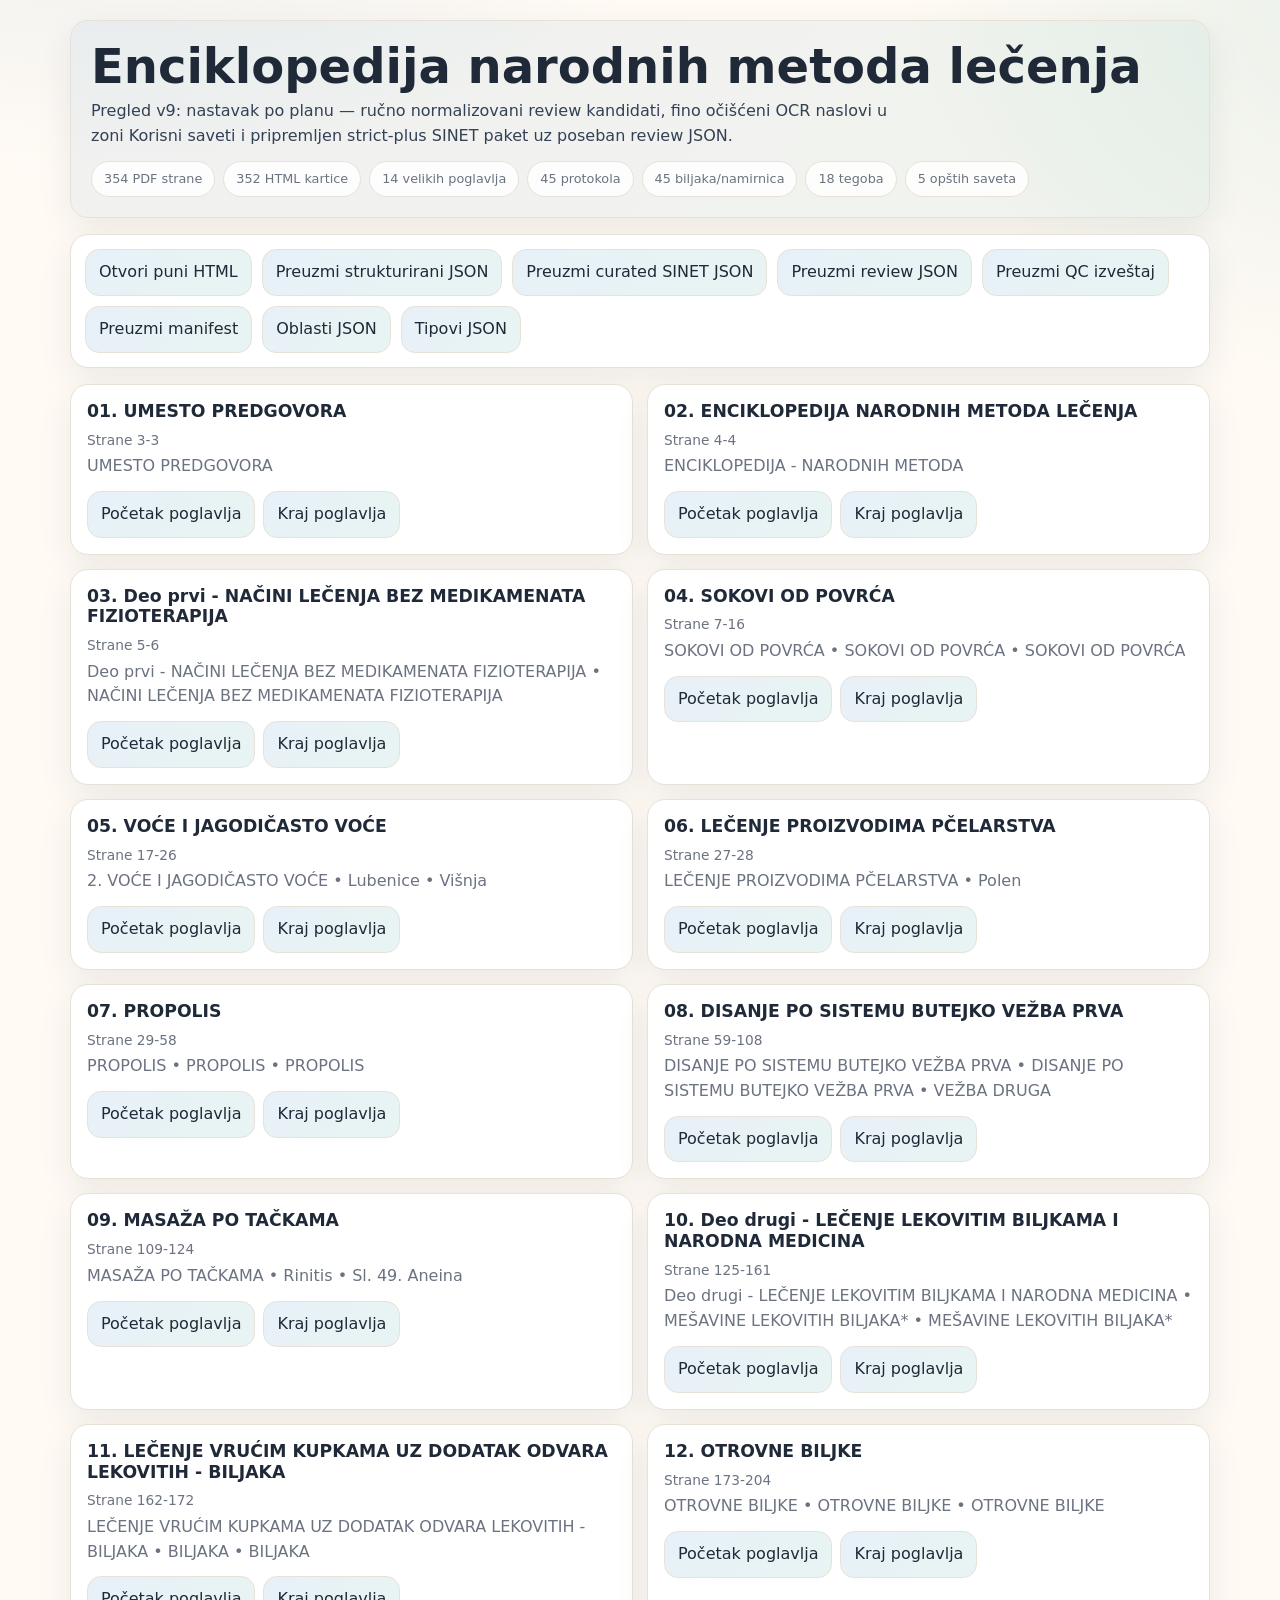
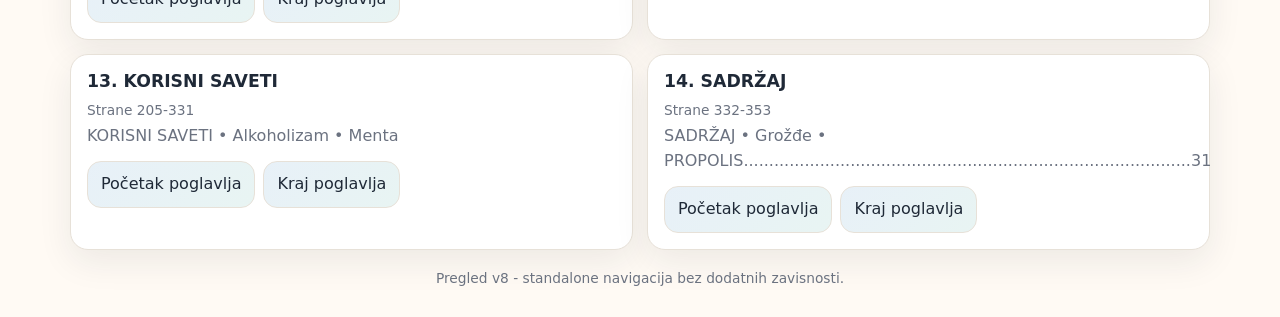
<file: references/enciklopedija_narodnih_metoda/pregled.html>
<!DOCTYPE html>

<html lang="sr">
<head>
<meta charset="utf-8"/>
<meta content="width=device-width,initial-scale=1" name="viewport"/>
<title>Enciklopedija narodnih metoda lečenja - pregled v11</title>
<style>
:root{--bg:#fffaf4;--panel:#ffffff;--paper:#fffdf9;--text:#1f2937;--muted:#6b7280;--line:#e7e1d8;--accent:#2a7abf;--accent2:#2f9e8f;--shadow:0 12px 34px rgba(31,41,55,.08);--radius:18px;--sans:ui-sans-serif,system-ui,-apple-system,"Segoe UI",Roboto,Helvetica,Arial}
*{box-sizing:border-box;min-width:0} body{margin:0;font-family:var(--sans);color:var(--text);background:radial-gradient(1100px 800px at 10% -15%, rgba(42,122,191,.12), transparent 58%),radial-gradient(900px 700px at 110% 0%, rgba(47,158,143,.11), transparent 56%),var(--bg);font-size:16px;line-height:1.55}
a{color:var(--accent);text-decoration:none} a:hover{text-decoration:underline}
.wrap{max-width:1180px;margin:0 auto;padding:20px}
.hero,.card,.downloads{border:1px solid var(--line);border-radius:var(--radius);background:var(--panel);box-shadow:var(--shadow)}
.hero{padding:20px;margin-bottom:16px;background:linear-gradient(135deg, rgba(42,122,191,.065), rgba(47,158,143,.065))}
.hero h1{margin:0 0 8px;font-size:clamp(1.8rem,1.1rem + 2.4vw,3rem);line-height:1.05}
.hero p{margin:.5rem 0 0;color:#334155;max-width:80ch}
.meta{display:flex;gap:8px;flex-wrap:wrap;margin-top:12px}
.badge{font-size:.8rem;padding:.45rem .75rem;border-radius:999px;border:1px solid var(--line);background:rgba(255,255,255,.86);color:var(--muted)}
.downloads{padding:14px;margin-bottom:16px;display:flex;flex-wrap:wrap;gap:10px}
.btn{display:inline-flex;align-items:center;justify-content:center;gap:8px;padding:10px 13px;border-radius:14px;border:1px solid var(--line);background:linear-gradient(135deg, rgba(42,122,191,.11), rgba(47,158,143,.11));color:var(--text)}
.grid{display:grid;grid-template-columns:repeat(2,minmax(0,1fr));gap:14px}
.card{padding:16px}
.card h2{margin:0 0 8px;font-size:1.08rem;line-height:1.2}
.card p{margin:.2rem 0 0;color:var(--muted)}
.row{display:flex;gap:8px;flex-wrap:wrap;margin-top:12px}
.small{font-size:.86rem;color:var(--muted)}
.footer{text-align:center;color:var(--muted);padding:18px 0 8px;font-size:.86rem}
@media (max-width:780px){.grid{grid-template-columns:1fr} .wrap{padding:14px} .downloads{padding:12px} .hero{padding:16px}}
</style>
</head>
<body>
<div class="wrap">
<section class="hero">
<h1>Enciklopedija narodnih metoda lečenja</h1>
<p>Pregled v9: nastavak po planu — ručno normalizovani review kandidati, fino očišćeni OCR naslovi u zoni Korisni saveti i pripremljen strict-plus SINET paket uz poseban review JSON.</p>
<div class="meta">
<span class="badge">354 PDF strane</span>
<span class="badge">352 HTML kartice</span>
<span class="badge">14 velikih poglavlja</span>
<span class="badge">45 protokola</span>
<span class="badge">45 biljaka/namirnica</span>
<span class="badge">18 tegoba</span>
<span class="badge">5 opštih saveta</span>
</div>
</section>
<section class="downloads">
<a class="btn" href="index.html">Otvori puni HTML</a>
<a class="btn" download="" href="data/structured.json">Preuzmi strukturirani JSON</a>
<a class="btn" download="" href="data/sinet_ready_katalog.json">Preuzmi curated SINET JSON</a>
<a class="btn" download="" href="data/review_candidates.json">Preuzmi review JSON</a>
<a class="btn" download="" href="QC_REPORT_v11.md">Preuzmi QC izveštaj</a>
<a class="btn" download="" href="MANIFEST.md">Preuzmi manifest</a>
<a class="btn" href="data/oblasti/index_oblasti.json">Oblasti JSON</a>
<a class="btn" href="data/tipovi/index_tipovi.json">Tipovi JSON</a></section>
<section class="grid">
<article class="card">
<h2>01. UMESTO PREDGOVORA</h2>
<div class="small">Strane 3-3</div>
<p>UMESTO PREDGOVORA</p>
<div class="row">
<a class="btn" href="index.html#page-3">Početak poglavlja</a>
<a class="btn" href="index.html#page-3">Kraj poglavlja</a>
</div>
</article>
<article class="card">
<h2>02. ENCIKLOPEDIJA NARODNIH METODA LEČENJA</h2>
<div class="small">Strane 4-4</div>
<p>ENCIKLOPEDIJA - NARODNIH METODA</p>
<div class="row">
<a class="btn" href="index.html#page-4">Početak poglavlja</a>
<a class="btn" href="index.html#page-4">Kraj poglavlja</a>
</div>
</article>
<article class="card">
<h2>03. Deo prvi - NAČINI LEČENJA BEZ MEDIKAMENATA FIZIOTERAPIJA</h2>
<div class="small">Strane 5-6</div>
<p>Deo prvi - NAČINI LEČENJA BEZ MEDIKAMENATA FIZIOTERAPIJA • NAČINI LEČENJA BEZ MEDIKAMENATA FIZIOTERAPIJA</p>
<div class="row">
<a class="btn" href="index.html#page-5">Početak poglavlja</a>
<a class="btn" href="index.html#page-6">Kraj poglavlja</a>
</div>
</article>
<article class="card">
<h2>04. SOKOVI OD POVRĆA</h2>
<div class="small">Strane 7-16</div>
<p>SOKOVI OD POVRĆA • SOKOVI OD POVRĆA • SOKOVI OD POVRĆA</p>
<div class="row">
<a class="btn" href="index.html#page-7">Početak poglavlja</a>
<a class="btn" href="index.html#page-16">Kraj poglavlja</a>
</div>
</article>
<article class="card">
<h2>05. VOĆE I JAGODIČASTO VOĆE</h2>
<div class="small">Strane 17-26</div>
<p>2. VOĆE I JAGODIČASTO VOĆE • Lubenice • Višnja</p>
<div class="row">
<a class="btn" href="index.html#page-17">Početak poglavlja</a>
<a class="btn" href="index.html#page-26">Kraj poglavlja</a>
</div>
</article>
<article class="card">
<h2>06. LEČENJE PROIZVODIMA PČELARSTVA</h2>
<div class="small">Strane 27-28</div>
<p>LEČENJE PROIZVODIMA PČELARSTVA • Polen</p>
<div class="row">
<a class="btn" href="index.html#page-27">Početak poglavlja</a>
<a class="btn" href="index.html#page-28">Kraj poglavlja</a>
</div>
</article>
<article class="card">
<h2>07. PROPOLIS</h2>
<div class="small">Strane 29-58</div>
<p>PROPOLIS • PROPOLIS • PROPOLIS</p>
<div class="row">
<a class="btn" href="index.html#page-29">Početak poglavlja</a>
<a class="btn" href="index.html#page-58">Kraj poglavlja</a>
</div>
</article>
<article class="card">
<h2>08. DISANJE PO SISTEMU BUTEJKO VEŽBA PRVA</h2>
<div class="small">Strane 59-108</div>
<p>DISANJE PO SISTEMU BUTEJKO VEŽBA PRVA • DISANJE PO SISTEMU BUTEJKO VEŽBA PRVA • VEŽBA DRUGA</p>
<div class="row">
<a class="btn" href="index.html#page-59">Početak poglavlja</a>
<a class="btn" href="index.html#page-108">Kraj poglavlja</a>
</div>
</article>
<article class="card">
<h2>09. MASAŽA PO TAČKAMA</h2>
<div class="small">Strane 109-124</div>
<p>MASAŽA PO TAČKAMA • Rinitis • Sl. 49. Aneina</p>
<div class="row">
<a class="btn" href="index.html#page-109">Početak poglavlja</a>
<a class="btn" href="index.html#page-124">Kraj poglavlja</a>
</div>
</article>
<article class="card">
<h2>10. Deo drugi - LEČENJE LEKOVITIM BILJKAMA I NARODNA MEDICINA</h2>
<div class="small">Strane 125-161</div>
<p>Deo drugi - LEČENJE LEKOVITIM BILJKAMA I NARODNA MEDICINA • MEŠAVINE LEKOVITIH BILJAKA* • MEŠAVINE LEKOVITIH BILJAKA*</p>
<div class="row">
<a class="btn" href="index.html#page-125">Početak poglavlja</a>
<a class="btn" href="index.html#page-161">Kraj poglavlja</a>
</div>
</article>
<article class="card">
<h2>11. LEČENJE VRUĆIM KUPKAMA UZ DODATAK ODVARA LEKOVITIH - BILJAKA</h2>
<div class="small">Strane 162-172</div>
<p>LEČENJE VRUĆIM KUPKAMA UZ DODATAK ODVARA LEKOVITIH - BILJAKA • BILJAKA • BILJAKA</p>
<div class="row">
<a class="btn" href="index.html#page-162">Početak poglavlja</a>
<a class="btn" href="index.html#page-172">Kraj poglavlja</a>
</div>
</article>
<article class="card">
<h2>12. OTROVNE BILJKE</h2>
<div class="small">Strane 173-204</div>
<p>OTROVNE BILJKE • OTROVNE BILJKE • OTROVNE BILJKE</p>
<div class="row">
<a class="btn" href="index.html#page-173">Početak poglavlja</a>
<a class="btn" href="index.html#page-204">Kraj poglavlja</a>
</div>
</article>
<article class="card">
<h2>13. KORISNI SAVETI</h2>
<div class="small">Strane 205-331</div>
<p>KORISNI SAVETI • Alkoholizam • Menta</p>
<div class="row">
<a class="btn" href="index.html#page-205">Početak poglavlja</a>
<a class="btn" href="index.html#page-331">Kraj poglavlja</a>
</div>
</article>
<article class="card">
<h2>14. SADRŽAJ</h2>
<div class="small">Strane 332-353</div>
<p>SADRŽAJ • Grožđe • PROPOLIS........................................................................................31</p>
<div class="row">
<a class="btn" href="index.html#page-332">Početak poglavlja</a>
<a class="btn" href="index.html#page-353">Kraj poglavlja</a>
</div>
</article>
</section>
<div class="footer">Pregled v8 - standalone navigacija bez dodatnih zavisnosti.</div>
</div>
</body>
</html>
</file>
<file: assets/kucne-zalihe.css>
:root{
  --primary:#4A90E2;
  --dark:#2c3e50;
  --accent:#e67e22;
  --bg:#f8f9fa;
  --panel:#ffffff;
  --soft:#eaf6ff;
  --line:#dfe7f0;
  --text:#2c3e50;
  --muted:#5b6776;
  --ok:#27ae60;
  --warn:#f39c12;
  --bad:#c0392b;
  --radius:16px;
  --shadow:0 10px 28px rgba(44,62,80,.10);
}
*{box-sizing:border-box}
html,body{margin:0;padding:0;background:var(--bg);color:var(--text);font-family:system-ui,-apple-system,"Segoe UI",Roboto,Arial,sans-serif}
a{color:#1e63b6;text-decoration:none}
a:hover{text-decoration:underline}
body{line-height:1.5}
.kzh-app{max-width:1200px;margin:0 auto;padding:16px 14px 40px}
.kzh-topbar,.kzh-panel,.kzh-card,.kzh-table-wrap,.kzh-box{background:var(--panel);border:1px solid var(--line);border-radius:var(--radius);box-shadow:var(--shadow)}
.kzh-topbar{padding:14px 16px;margin-bottom:12px}
.kzh-title-row{display:flex;justify-content:space-between;gap:12px;align-items:flex-start;flex-wrap:wrap}
.kzh-title{font-size:1.3rem;font-weight:900;color:var(--dark)}
.kzh-sub{color:var(--muted);font-weight:700}
.kzh-actions{display:flex;gap:8px;flex-wrap:wrap;margin-top:10px}
.kzh-grid{display:grid;gap:12px}
.kzh-grid.kzh-two{grid-template-columns:1fr}
.kzh-grid.kzh-three{grid-template-columns:1fr}
@media(min-width:860px){.kzh-grid.kzh-two{grid-template-columns:1fr 1fr}.kzh-grid.kzh-three{grid-template-columns:repeat(3,1fr)}}
.kzh-panel{padding:14px 16px;margin-bottom:12px}
.kzh-section-title{margin:0 0 8px;color:var(--primary);font-size:1.08rem;font-weight:900}
.kzh-mini{font-size:.92rem;color:var(--muted)}
.kzh-btn{appearance:none;border:1px solid #cdd9e7;background:#fff;color:var(--dark);border-radius:12px;padding:10px 12px;font-weight:800;cursor:pointer}
.kzh-btn:hover{border-color:var(--primary);box-shadow:0 6px 18px rgba(74,144,226,.12)}
.kzh-btn.primary{background:var(--soft);border-color:#bcd8fb}
.kzh-btn.good{background:#edfdf4;border-color:#b8ebc9}
.kzh-btn.warn{background:#fff8e8;border-color:#f8d58b}
.kzh-btn.bad{background:#fff1f0;border-color:#f0b6b1}
.kzh-hamburger{display:inline-flex;align-items:center;gap:8px}
.kzh-drawer{display:none;margin-top:12px;padding-top:12px;border-top:1px dashed var(--line)}
.kzh-drawer.open{display:block}
.kzh-drawer-nav{display:flex;gap:8px;flex-wrap:wrap}
.kzh-chip{display:inline-block;padding:4px 10px;border-radius:999px;background:var(--soft);border:1px solid #bfdbfe;font-size:.84rem;font-weight:800}
.kzh-chip.ok{background:#edfdf4;border-color:#b8ebc9}
.kzh-chip.warn{background:#fff8e8;border-color:#f8d58b}
.kzh-chip.bad{background:#fff1f0;border-color:#f0b6b1}
.kzh-stat{padding:12px;border-radius:14px;background:#fff;border:1px solid var(--line)}
.kzh-stat .num{font-size:1.5rem;font-weight:900;color:var(--dark)}
.kzh-form-grid{display:grid;gap:10px;grid-template-columns:1fr}
@media(min-width:860px){.kzh-form-grid.two{grid-template-columns:1fr 1fr}.kzh-form-grid.three{grid-template-columns:repeat(3,1fr)}}
label{display:block;font-size:.9rem;font-weight:800;margin-bottom:4px;color:var(--dark)}
input,select,textarea{width:100%;padding:10px 12px;border-radius:12px;border:1px solid #cdd9e7;background:#fff;color:var(--text);font:inherit}
textarea{min-height:86px;resize:vertical}
input:focus,select:focus,textarea:focus{outline:none;border-color:var(--primary);box-shadow:0 0 0 3px rgba(74,144,226,.12)}
.kzh-table-wrap{overflow:auto;margin-top:10px}
table{width:100%;border-collapse:collapse;min-width:820px}
th,td{padding:10px 8px;border-bottom:1px solid #eef3f8;text-align:left;vertical-align:top}
th{position:sticky;top:0;background:#eaf6ff;z-index:1;font-size:.92rem}
tr:hover td{background:#fafcff}
.kzh-muted{color:var(--muted)}
.kzh-empty{padding:14px;border:1px dashed #cdd9e7;border-radius:14px;background:#fafcff;color:var(--muted);font-weight:700}
.kzh-list{display:grid;gap:10px}
.kzh-card{padding:12px}
.kzh-card h3{margin:0 0 8px;font-size:1rem;color:var(--primary)}
.kzh-card p{margin:4px 0}
.kzh-priority{font-weight:900}
.kzh-priority.critical,.kzh-priority.expired{color:var(--bad)}
.kzh-priority.high{color:var(--warn)}
.kzh-priority.normal{color:var(--primary)}
.kzh-priority.low{color:var(--ok)}
.kzh-footer-note{margin-top:12px;color:var(--muted);font-size:.92rem}
.kzh-inline{display:flex;gap:8px;flex-wrap:wrap;align-items:center}
.kzh-right{margin-left:auto}
.kzh-hr{border:none;border-top:1px dashed var(--line);margin:10px 0}
.kzh-preview-box{padding:12px;background:#fafcff}
.kzh-preview-grid{display:grid;gap:10px;grid-template-columns:1fr}
@media(min-width:860px){.kzh-preview-grid{grid-template-columns:repeat(3,1fr)}}
.kzh-preview-grid b{display:block;margin-bottom:4px;color:var(--primary)}
</file>
